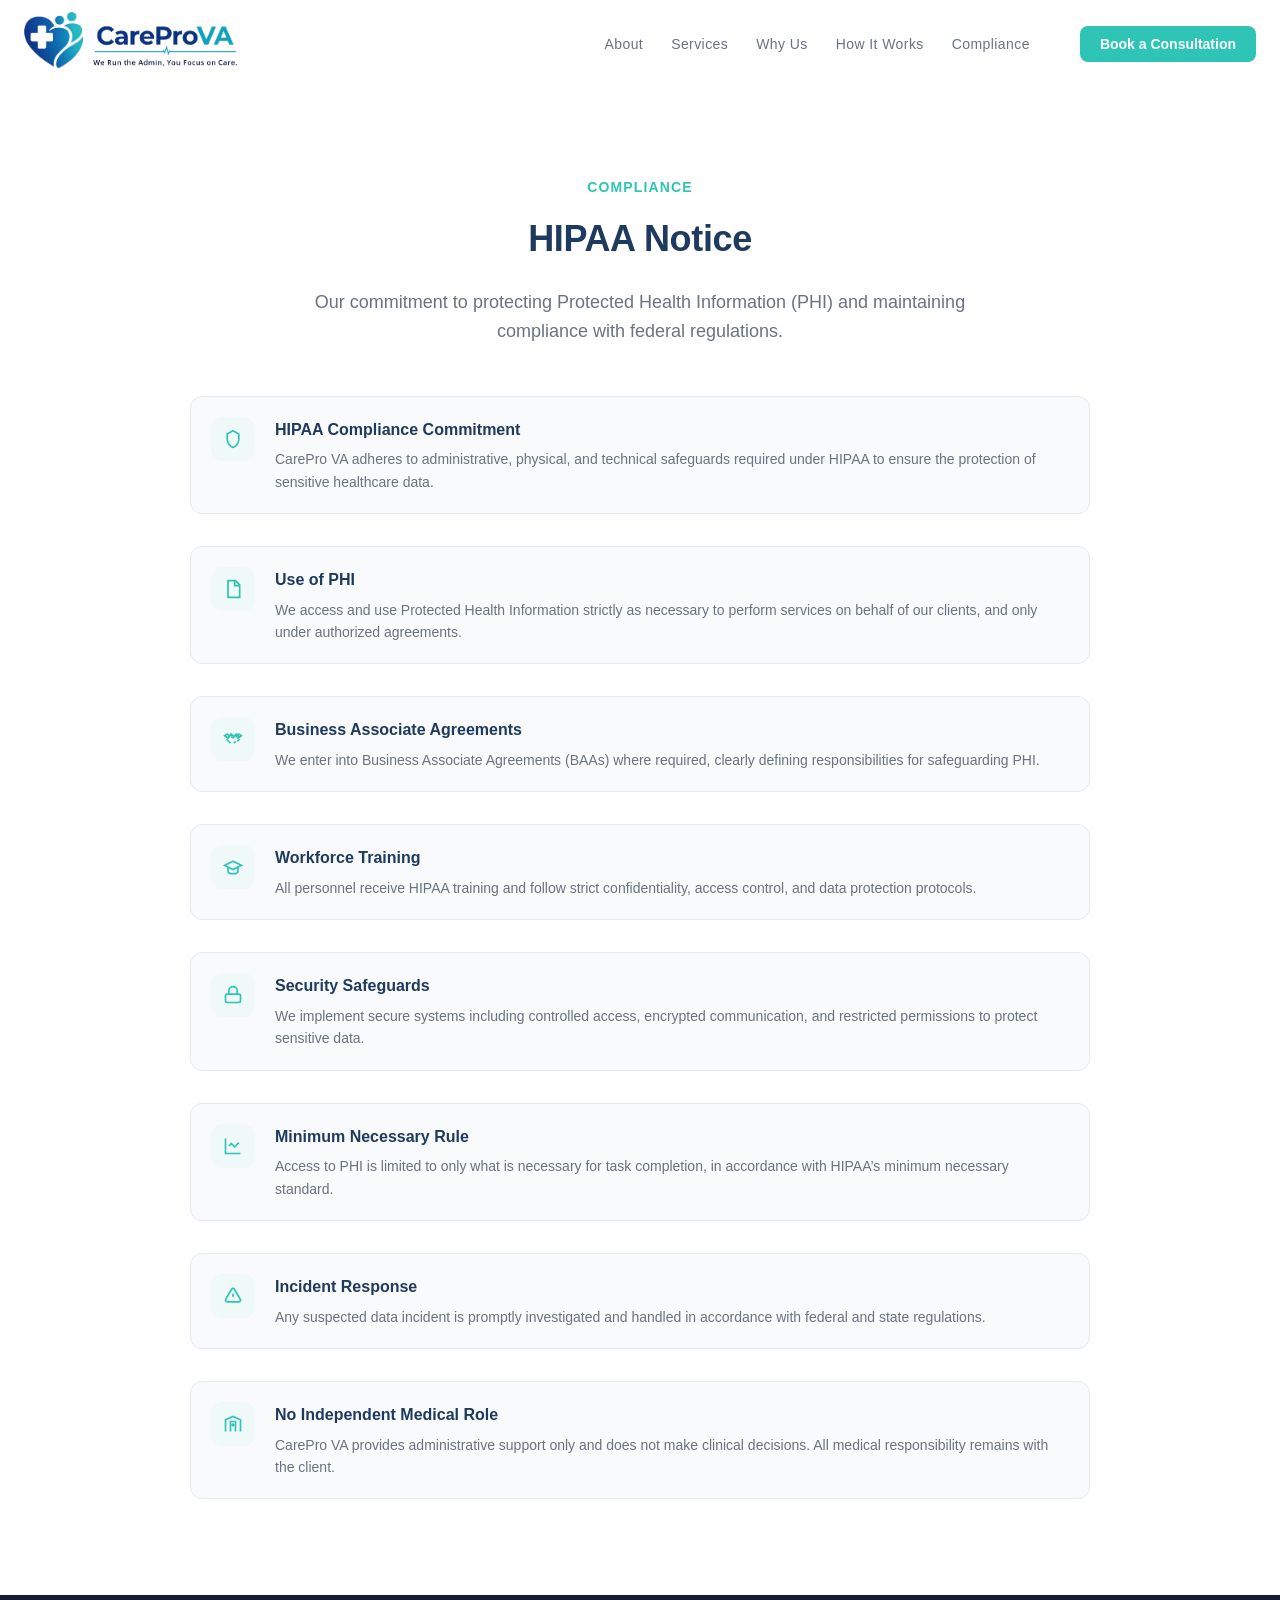
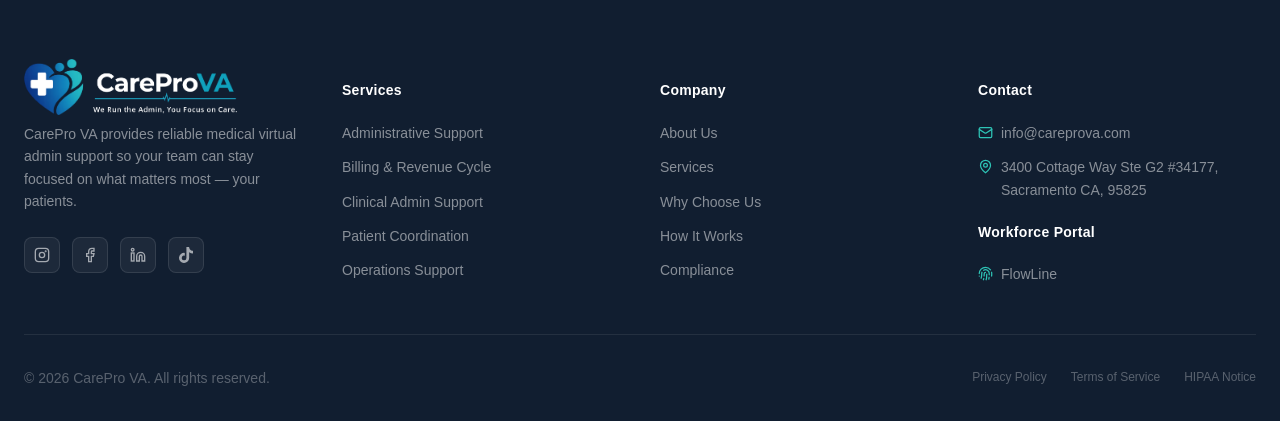
<file: public/legals/HIPAA_Notice.html>
<!DOCTYPE html>
<html lang="en">

<head>
  <meta charset="UTF-8">
  <meta name="viewport" content="width=device-width, initial-scale=1.0">
  <title>HIPAA Notice | CarePro VA</title>
  <link rel="stylesheet" href="../../style.css">
  <div id="mobileMenu" class="mobile-menu">
    <a href="#about" onclick="closeMobileMenu()">About</a>
    <a href="#services" onclick="closeMobileMenu()">Services</a>
    <a href="#why-us" onclick="closeMobileMenu()">Why Us</a>
    <a href="#how-it-works" onclick="closeMobileMenu()">How It Works</a>
    <a href="#compliance" onclick="closeMobileMenu()">Compliance</a>

    <button class="btn-primary" onclick="openModal(); closeMobileMenu();">
      Book a Consultation
    </button>
  </div>
  <style>
    header {
      position: fixed;
      top: 0;
      width: 100%;
      z-index: 9999;
      background-color: #ffffff;
      padding: 12px 0;
    }

    body {
      padding-top: 80px;
      /* match your header height */
    }

    /* NAV (keep this so your header doesn’t break) */
    header .nav a,
    header.scrolled .nav a {
      color: #6B7280 !important;
    }

    header.scrolled {
      background-color: #ffffff;
      box-shadow: 0 2px 10px rgba(0, 0, 0, 0.05);
    }

    header .nav a:hover {
      color: #2EC4B6 !important;
    }

    /* LAYOUT (keep this from your original) */
    .about-content {
      display: flex;
      gap: 40px;
    }

    .about-text {
      flex: 1;
    }

    /* REPLACED INFO-BOX STYLE → CARD STYLE */
    .info-box {
      display: flex;
      align-items: flex-start;
      gap: 20px;
      padding: 20px;
      border-radius: 12px;
      border: 1px solid #e5eaf0;
      transition: all 0.2s ease;
      width: 100%;
    }

    .info-box:hover {
      border-color: rgba(46, 196, 182, 0.3);
      background-color: #f8fcfc;
    }

    .info-box-icon {
      width: 44px;
      height: 44px;
      border-radius: 12px;
      background-color: #eff9f8;
      display: flex;
      align-items: center;
      justify-content: center;
      flex-shrink: 0;
      color: var(--primary-teal);
      font-size: 20px;
    }

    .info-box-header {
      display: flex;
      align-items: center;
      gap: 12px;
      width: 100%;
    }

    .info-box h3 {
      font-size: 16px;
      font-weight: 600;
      color: var(--text-dark);
      margin-bottom: 6px;
    }

    .info-box p {
      font-size: 14px;
      color: var(--text-gray);
      line-height: 1.6;
      font-weight: 300;
    }

    @media (max-width: 768px) {

      .nav,
      .nav-right {
        display: none;
      }

      .mobile-menu-btn {
        display: block;
        color: #1F3A5F;
      }

    }
  </style>
</head>

<body>
  <!-- Navigation -->
  <header id="header">
    <div class="header-inner">

      <!-- LEFT: LOGO -->
      <div class="logo">
        <a href="https://careprova.com/">
          <img id="logoImg" src="../for_White_BG.png" alt="CarePro VA">
        </a>
      </div>

      <!-- CENTER: NAV -->
      <nav class="nav">
        <a href="https://careprova.com/#about">About</a>
        <a href="https://careprova.com/#services">Services</a>
        <a href="https://careprova.com/#why-us">Why Us</a>
        <a href="https://careprova.com/#how-it-works">How It Works</a>
        <a href="https://careprova.com/#compliance">Compliance</a>
      </nav>

      <!-- RIGHT: CTA -->
      <div class="nav-right">
        <button class="btn-nav" onclick="openModal()">Book a Consultation</button>
      </div>

      <!-- MOBILE -->
      <button class="mobile-menu-btn" onclick="toggleMobileMenu()">
        ☰
      </button>

    </div>
  </header>

  <!-- About Section -->
  <section class="about" id="about">
    <div class="container">
      <div class="section-header">
        <div class="section-label"><strong>Compliance</strong></div>
        <h2>HIPAA Notice</h2>
        <p class="section-desc">Our commitment to protecting Protected Health Information (PHI) and maintaining
          compliance with federal regulations.
        </p>
      </div>

      <div class="about-content">
        <div class="about-text">


          <!-- CARD 1 -->
          <div class="info-box">
            <div class="info-box-icon">
              <svg xmlns="http://www.w3.org/2000/svg" viewBox="0 0 24 24" width="20" height="20" fill="none"
                stroke="currentColor" stroke-width="2">
                <path d="M12 2l7 4v6c0 5-3.5 9-7 10-3.5-1-7-5-7-10V6l7-4z" />
              </svg>
            </div>
            <div>
              <h3>HIPAA Compliance Commitment</h3>
              <p>
                CarePro VA adheres to administrative, physical, and technical safeguards required under HIPAA to
                ensure the protection of sensitive healthcare data.
              </p>
            </div>
          </div>

          <!-- CARD 2 -->
          <div class="info-box">
            <div class="info-box-icon"><svg xmlns="http://www.w3.org/2000/svg" viewBox="0 0 24 24" width="20"
                height="20" fill="none" stroke="currentColor" stroke-width="2">
                <path d="M6 2h9l5 5v15H6z" />
                <path d="M14 2v6h6" />
              </svg></div>
            <div>
              <h3>Use of PHI</h3>
              <p>
                We access and use Protected Health Information strictly as necessary to perform services on behalf of
                our clients, and only under authorized agreements.
              </p>
            </div>
          </div>

          <!-- CARD 3 -->
          <div class="info-box">
            <div class="info-box-icon"><svg xmlns="http://www.w3.org/2000/svg" viewBox="0 0 24 24" width="20"
                height="20" fill="none" stroke="currentColor" stroke-width="2">
                <path d="M6 10l4-4 3 3m0 0l3-3 4 4" />
                <path d="M10 9l2 2m0 0l2-2" />
                <path d="M4 12l3 3m13-3l-3 3" />
                <path d="M7 15l2 2m6-2l-2 2" />
                <path d="M2 8l3-2 3 3-2 2-4-3z" />
                <path d="M22 8l-3-2-3 3 2 2 4-3z" />
              </svg></div>
            <div>
              <h3>Business Associate Agreements</h3>
              <p>
                We enter into Business Associate Agreements (BAAs) where required, clearly defining responsibilities
                for safeguarding PHI.
              </p>
            </div>
          </div>

          <!-- CARD 4 -->
          <div class="info-box">
            <div class="info-box-icon"><svg xmlns="http://www.w3.org/2000/svg" viewBox="0 0 24 24" width="20"
                height="20" fill="none" stroke="currentColor" stroke-width="2">
                <path d="M22 10L12 5 2 10l10 5 10-5z" />
                <path d="M6 12v5c0 2 3 3 6 3s6-1 6-3v-5" />
              </svg></div>
            <div>
              <h3>Workforce Training</h3>
              <p>
                All personnel receive HIPAA training and follow strict confidentiality, access control, and data
                protection protocols.
              </p>
            </div>
          </div>

          <!-- CARD 5 -->
          <div class="info-box">
            <div class="info-box-icon"><svg xmlns="http://www.w3.org/2000/svg" viewBox="0 0 24 24" width="20"
                height="20" fill="none" stroke="currentColor" stroke-width="2">
                <rect x="3" y="11" width="18" height="10" rx="2" />
                <path d="M7 11V7a5 5 0 0 1 10 0v4" />
              </svg></div>
            <div>
              <h3>Security Safeguards</h3>
              <p>
                We implement secure systems including controlled access, encrypted communication, and restricted
                permissions to protect sensitive data.
              </p>
            </div>
          </div>

          <!-- CARD 6 -->
          <div class="info-box">
            <div class="info-box-icon"><svg xmlns="http://www.w3.org/2000/svg" viewBox="0 0 24 24" width="20"
                height="20" fill="none" stroke="currentColor" stroke-width="2">
                <path d="M3 3v18h18" />
                <path d="M7 12l3-3 4 4 5-5" />
              </svg></div>
            <div>
              <h3>Minimum Necessary Rule</h3>
              <p>
                Access to PHI is limited to only what is necessary for task completion, in accordance with HIPAA’s
                minimum necessary standard.
              </p>
            </div>
          </div>

          <!-- CARD 7 -->
          <div class="info-box">
            <div class="info-box-icon"><svg xmlns="http://www.w3.org/2000/svg" viewBox="0 0 24 24" width="20"
                height="20" fill="none" stroke="currentColor" stroke-width="2">
                <path d="M12 9v4" />
                <path d="M12 17h.01" />
                <path d="M10.29 3.86l-7 12A2 2 0 0 0 5 19h14a2 2 0 0 0 1.71-3.14l-7-12a2 2 0 0 0-3.42 0z" />
              </svg></div>
            <div>
              <h3>Incident Response</h3>
              <p>
                Any suspected data incident is promptly investigated and handled in accordance with federal and state
                regulations.
              </p>
            </div>
          </div>

          <!-- CARD 8 -->
          <div class="info-box">
            <div class="info-box-icon"><svg xmlns="http://www.w3.org/2000/svg" viewBox="0 0 24 24" width="20"
                height="20" fill="none" stroke="currentColor" stroke-width="2">
                <path d="M3 21V7l9-4 9 4v14" />
                <path d="M9 21V9h6v12" />
                <path d="M10 13h4" />
                <path d="M12 11v4" />
              </svg></div>
            <div>
              <h3>No Independent Medical Role</h3>
              <p>
                CarePro VA provides administrative support only and does not make clinical decisions. All medical
                responsibility remains with the client.
              </p>
            </div>
          </div>

        </div>
      </div>
    </div>
    </div>
    </div>
  </section>

  <!-- Footer -->
  <footer>
    <div class="container">
      <div class="footer-grid">
        <div class="footer-col">
          <div class="logo">
            <a href="https://careprova.com/">
              <img id="logoImg" src="../for_Black_BG.png" alt="CarePro VA">
            </a>
          </div>
          <p class="footer-desc">
            CarePro VA provides reliable medical virtual admin support so your team can
            stay focused on what matters most — your patients.
          </p>

          <div class="social-links">

            <!-- Instagram -->
            <a href="https://www.instagram.com/careprova" target="_blank" rel="noopener noreferrer" class="social-link">
              <svg viewBox="0 0 24 24" width="16" height="16" fill="none" stroke="currentColor" stroke-width="2">
                <rect width="20" height="20" x="2" y="2" rx="5"></rect>
                <circle cx="12" cy="12" r="4"></circle>
                <circle cx="17.5" cy="6.5" r="0.5" fill="currentColor"></circle>
              </svg>
            </a>

            <!-- Facebook -->
            <a href="https://www.facebook.com/careprova" target="_blank" rel="noopener noreferrer" class="social-link">
              <svg viewBox="0 0 24 24" width="16" height="16" fill="none" stroke="currentColor" stroke-width="2">
                <path d="M18 2h-3a5 5 0 0 0-5 5v3H7v4h3v8h4v-8h3l1-4h-4V7a1 1 0 0 1 1-1h3z" />
              </svg>
            </a>

            <!-- LinkedIn -->
            <a href="https://www.linkedin.com/in/carepro-va-526424403/" target="_blank" rel="noopener noreferrer"
              class="social-link">
              <svg viewBox="0 0 24 24" width="16" height="16" fill="none" stroke="currentColor" stroke-width="2">
                <path d="M16 8a6 6 0 0 1 6 6v7h-4v-7a2 2 0 0 0-2-2 2 2 0 0 0-2 2v7h-4v-7a6 6 0 0 1 6-6z" />
                <rect x="2" y="9" width="4" height="12" />
                <circle cx="4" cy="4" r="2" />
              </svg>
            </a>

            <!-- TikTok (fixed to match style) -->
            <a href="https://www.tiktok.com/@careprova" target="_blank" rel="noopener noreferrer" class="social-link">
              <svg viewBox="0 0 448 512" width="16" height="16" fill="currentColor">
                <path
                  d="M448,209.91a210.06,210.06,0,0,1-122.77-39.25V349.38A162.55,162.55,0,1,1,185,188.31V278.2a74.62,74.62,0,1,0,52.23,71.18V0l88,0a121.18,121.18,0,0,0,1.86,22.17A122.18,122.18,0,0,0,381,102.39a121.43,121.43,0,0,0,67,20.14Z" />
              </svg>
            </a>

          </div>
        </div>

        <div class="footer-col">
          <h4>Services</h4>
          <div class="footer-links">
            <a href="https://careprova.com/#services">Administrative Support</a>
            <a href="https://careprova.com/#services">Billing & Revenue Cycle</a>
            <a href="https://careprova.com/#services">Clinical Admin Support</a>
            <a href="https://careprova.com/#services">Patient Coordination</a>
            <a href="https://careprova.com/#services">Operations Support</a>
          </div>
        </div>

        <div class="footer-col">
          <h4>Company</h4>
          <div class="footer-links">
            <a href="https://careprova.com/#about">About Us</a>
            <a href="https://careprova.com/#services">Services</a>
            <a href="https://careprova.com/#why-us">Why Choose Us</a>
            <a href="https://careprova.com/#how-it-works">How It Works</a>
            <a href="https://careprova.com/#compliance">Compliance</a>
          </div>
        </div>

        <div class="footer-col">
          <h4>Contact</h4>

          <div class="footer-links">

            <!-- EMAIL -->
            <div class="footer-item">
              <svg xmlns="http://www.w3.org/2000/svg" width="15" height="15" viewBox="0 0 24 24" fill="none"
                stroke="currentColor" stroke-width="2" stroke-linecap="round" stroke-linejoin="round"
                class="lucide lucide-mail">
                <rect width="20" height="16" x="2" y="4" rx="2"></rect>
                <path d="m22 7-8.97 5.7a1.94 1.94 0 0 1-2.06 0L2 7"></path>
              </svg>

              <a href="mailto:info@careprova.com">info@careprova.com</a>
            </div>

            <!-- ADDRESS -->
            <div class="footer-item">
              <svg xmlns="http://www.w3.org/2000/svg" width="15" height="15" viewBox="0 0 24 24" fill="none"
                stroke="currentColor" stroke-width="2" stroke-linecap="round" stroke-linejoin="round"
                class="lucide lucide-map-pin">
                <path d="M20 10c0 6-8 12-8 12s-8-6-8-12a8 8 0 0 1 16 0Z"></path>
                <circle cx="12" cy="10" r="3"></circle>
              </svg>

              <p class="footer-address">
                3400 Cottage Way Ste G2 #34177, Sacramento CA, 95825
              </p>
            </div>
          </div>

          <h4 class="workforce-title">Workforce Portal</h4>

          <div class="footer-links">

            <!-- FLOWLINE -->
            <div class="footer-item">
              <svg xmlns="http://www.w3.org/2000/svg" width="15" height="15" viewBox="0 0 24 24" fill="none"
                stroke="currentColor" stroke-width="2" stroke-linecap="round" stroke-linejoin="round"
                class="lucide lucide-fingerprint text-[#2EC4B6]">
                <path d="M2 12C2 6.5 6.5 2 12 2a10 10 0 0 1 8 4"></path>
                <path d="M5 19.5C5.5 18 6 15 6 12c0-.7.12-1.37.34-2"></path>
                <path d="M17.29 21.02c.12-.6.43-2.3.5-3.02"></path>
                <path d="M12 10a2 2 0 0 0-2 2c0 1.02-.1 2.51-.26 4"></path>
                <path d="M8.65 22c.21-.66.45-1.32.57-2"></path>
                <path d="M14 13.12c0 2.38 0 6.38-1 8.88"></path>
                <path d="M2 16h.01"></path>
                <path d="M21.8 16c.2-2 .131-5.354 0-6"></path>
                <path d="M9 6.8a6 6 0 0 1 9 5.2c0 .47 0 1.17-.02 2"></path>
              </svg>

              <a id="flowline-link" href="#" target="_blank" rel="noopener noreferrer">FlowLine</a>
            </div>
          </div>
        </div>
      </div>

      <div class="footer-bottom">
        <p class="footer-copy">&copy; 2026 CarePro VA. All rights reserved.</p>
        <div class="footer-legal">
          <a href="/public/legals/Privacy_Policy.html">Privacy Policy</a>
          <a href="/public/legals/Terms_of_Service.html">Terms of Service</a>
          <a href="/public/legals/HIPAA_Notice.html">HIPAA Notice</a>
        </div>
      </div>
    </div>
  </footer>

  <!-- Contact Modal -->
  <div class="modal-overlay" id="contactModal">
    <div class="modal-content" onclick="event.stopPropagation()">
      <div class="modal-header">
        <h2>Get in Touch</h2>
        <button class="modal-close" onclick="closeModal()">✕</button>
      </div>
      <div class="modal-body">
        <form id="contactForm" onsubmit="handleFormSubmit(event)">
          <div class="form-group">
            <label for="name" class="form-label">Full Name</label>
            <input type="text" id="name" name="name" class="form-input" placeholder="John Doe" required>
          </div>

          <div class="form-group">
            <label for="email" class="form-label">Email Address</label>
            <input type="email" id="email" name="email" class="form-input" placeholder="your@email.com" required>
          </div>

          <div class="form-group">
            <label for="subject" class="form-label">Subject</label>
            <input type="text" id="subject" name="subject" class="form-input" placeholder="Consultation Request"
              required>
          </div>

          <div class="form-group">
            <label for="body" class="form-label">Message</label>
            <textarea id="body" name="body" class="form-textarea"
              placeholder="Tell us about your practice and administrative challenges..." required></textarea>
          </div>

          <div class="form-buttons">
            <button type="button" class="btn-cancel" onclick="closeModal()">Cancel</button>
            <button type="submit" class="btn-submit" id="submitBtn">Send Message</button>
          </div>
        </form>
      </div>
    </div>
  </div>

  <script src="../../script.js"></script>
  <script>
    fetch("https://docs.google.com/spreadsheets/d/e/2PACX-1vRV1ilusCg_uZU8cNkuwH0hCGX62NxaH0JDFU9Lbr1uK5jzWq6L1MsWLPa9Oo4QteIwPNbxY2mJl5tS/pub?gid=0&single=true&output=csv")
      .then(res => res.text())
      .then(csv => {
        const rows = csv.split("\n");
        const a2 = rows[1]?.split(",")[0]; // A2 cell
        const cleanUrl = a2?.replace(/"/g, "").trim();

        if (cleanUrl) {
          document.getElementById("flowline-link").href = cleanUrl;
        }
      })
      .catch(err => console.error("Error fetching sheet:", err));
  </script>
</body>

</html>
</file>
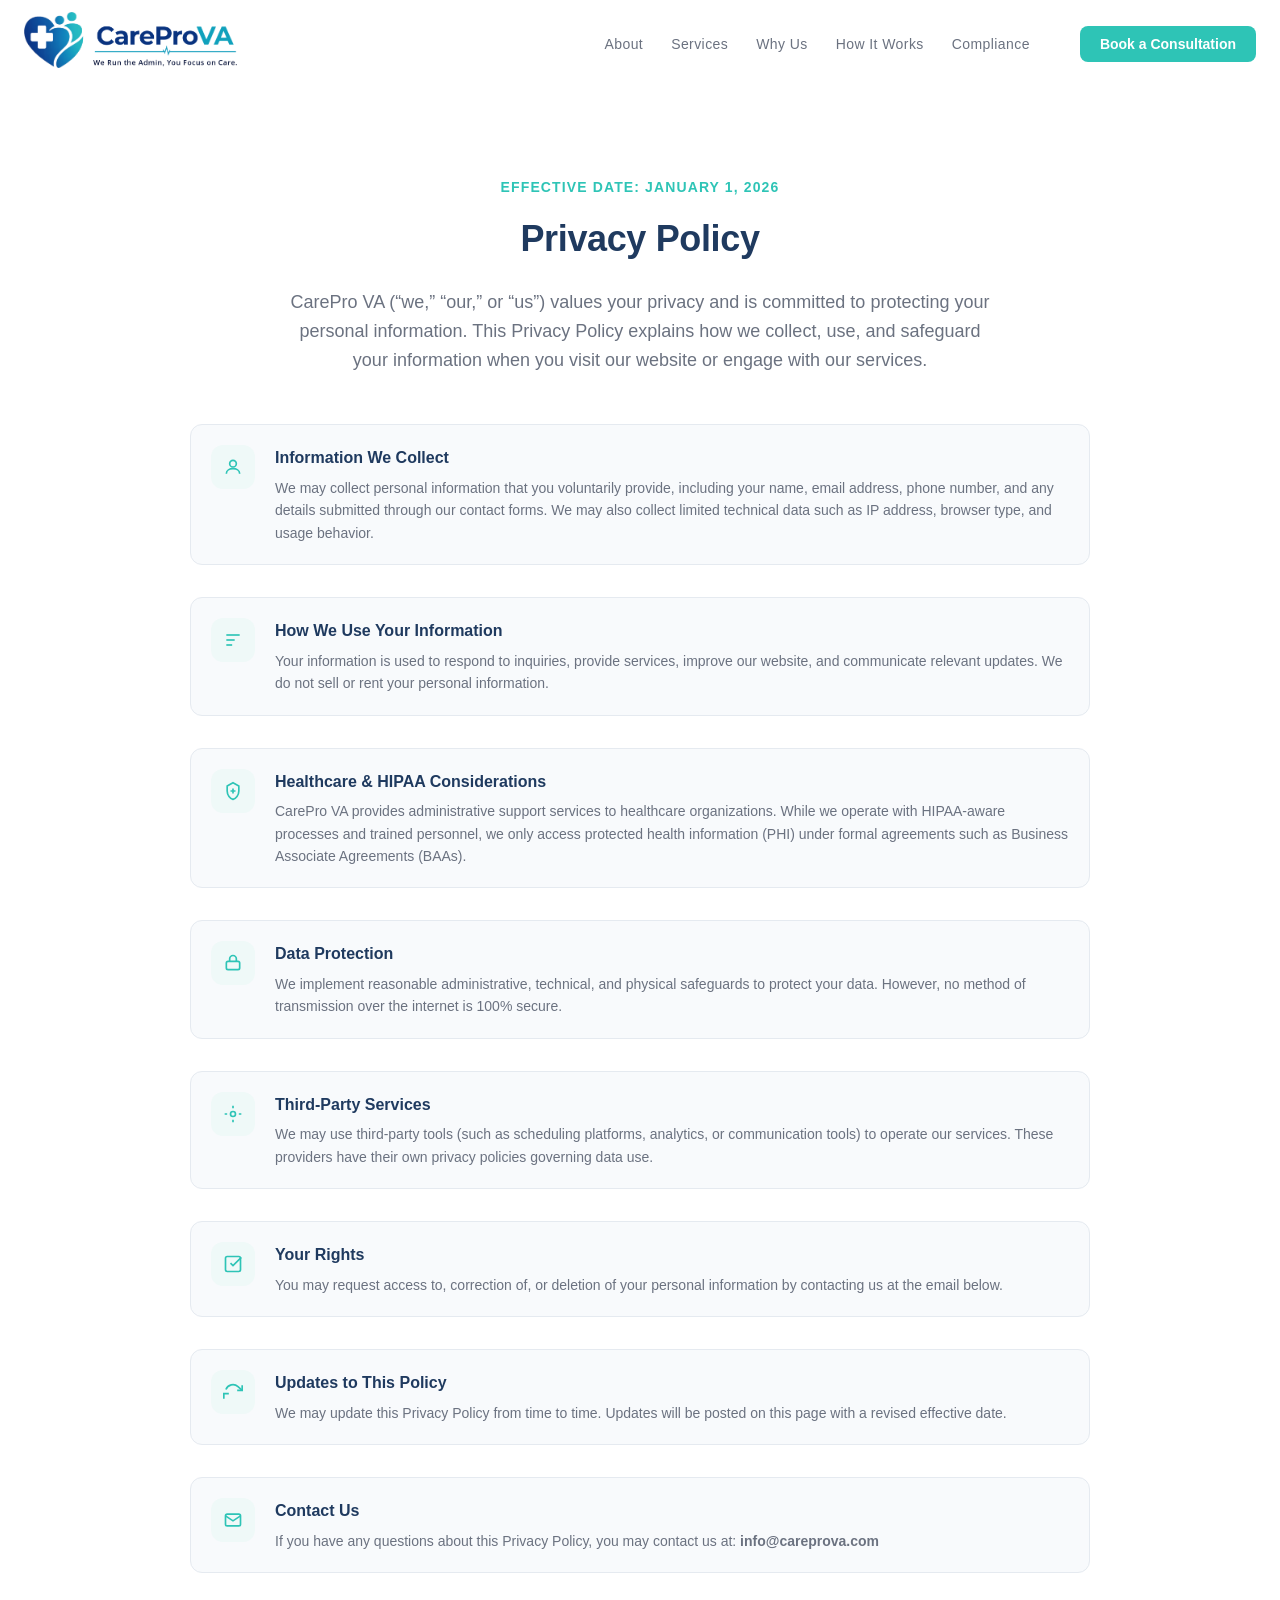
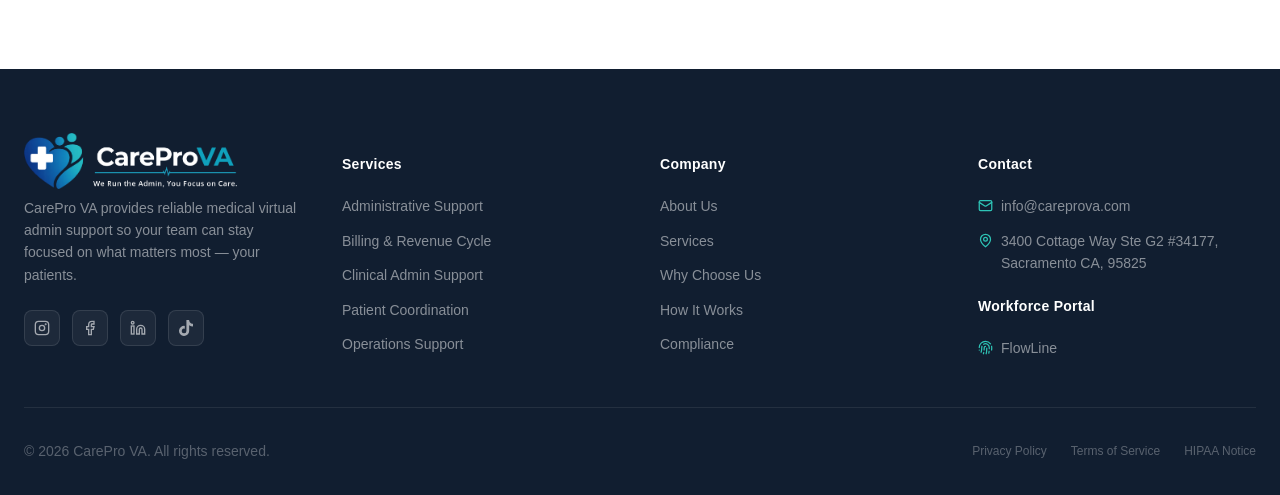
<file: public/legals/Privacy_Policy.html>
<!DOCTYPE html>
<html lang="en">

<head>
    <meta charset="UTF-8">
    <meta name="viewport" content="width=device-width, initial-scale=1.0">
    <title>Privacy Policy | CarePro VA</title>
    <link rel="stylesheet" href="../../style.css">
    <div id="mobileMenu" class="mobile-menu">
        <a href="#about" onclick="closeMobileMenu()">About</a>
        <a href="#services" onclick="closeMobileMenu()">Services</a>
        <a href="#why-us" onclick="closeMobileMenu()">Why Us</a>
        <a href="#how-it-works" onclick="closeMobileMenu()">How It Works</a>
        <a href="#compliance" onclick="closeMobileMenu()">Compliance</a>

        <button class="btn-primary" onclick="openModal(); closeMobileMenu();">
            Book a Consultation
        </button>
    </div>
    <style>
        header {
            position: fixed;
            top: 0;
            width: 100%;
            z-index: 9999;
            background-color: #ffffff;
            padding: 12px 0;
        }

        body {
            padding-top: 80px;
            /* match your header height */
        }

        /* NAV (keep this so your header doesn’t break) */
        header .nav a,
        header.scrolled .nav a {
            color: #6B7280 !important;
        }

        header.scrolled {
            background-color: #ffffff;
            box-shadow: 0 2px 10px rgba(0, 0, 0, 0.05);
        }

        header .nav a:hover {
            color: #2EC4B6 !important;
        }

        /* LAYOUT (keep this from your original) */
        .about-content {
            display: flex;
            gap: 40px;
        }

        .about-text {
            flex: 1;
        }

        /* REPLACED INFO-BOX STYLE → CARD STYLE */
        .info-box {
            display: flex;
            align-items: flex-start;
            gap: 20px;
            padding: 20px;
            border-radius: 12px;
            border: 1px solid #e5eaf0;
            transition: all 0.2s ease;
            width: 100%;
        }

        .info-box:hover {
            border-color: rgba(46, 196, 182, 0.3);
            background-color: #f8fcfc;
        }

        .info-box-icon {
            width: 44px;
            height: 44px;
            border-radius: 12px;
            background-color: #eff9f8;
            display: flex;
            align-items: center;
            justify-content: center;
            flex-shrink: 0;
            color: var(--primary-teal);
            font-size: 20px;
        }

        .info-box-header {
            display: flex;
            align-items: center;
            gap: 12px;
            width: 100%;
        }

        .info-box h3 {
            font-size: 16px;
            font-weight: 600;
            color: var(--text-dark);
            margin-bottom: 6px;
        }

        .info-box p {
            font-size: 14px;
            color: var(--text-gray);
            line-height: 1.6;
            font-weight: 300;
        }

        @media (max-width: 768px) {

            .nav,
            .nav-right {
                display: none;
            }

            .mobile-menu-btn {
                display: block;
                color: #1F3A5F;
            }

        }
    </style>
</head>

<body>
    <!-- Navigation -->
    <header id="header">
        <div class="header-inner">

            <!-- LEFT: LOGO -->
            <div class="logo">
                <a href="https://careprova.com/">
                    <img id="logoImg" src="../for_White_BG.png" alt="CarePro VA">
                </a>
            </div>

            <!-- CENTER: NAV -->
            <nav class="nav">
                <a href="https://careprova.com/#about">About</a>
                <a href="https://careprova.com/#services">Services</a>
                <a href="https://careprova.com/#why-us">Why Us</a>
                <a href="https://careprova.com/#how-it-works">How It Works</a>
                <a href="https://careprova.com/#compliance">Compliance</a>
            </nav>

            <!-- RIGHT: CTA -->
            <div class="nav-right">
                <button class="btn-nav" onclick="openModal()">Book a Consultation</button>
            </div>

            <!-- MOBILE -->
            <button class="mobile-menu-btn" onclick="toggleMobileMenu()">
                ☰
            </button>

        </div>
    </header>

    <!-- About Section -->
    <section class="about" id="about">
        <div class="container">
            <div class="section-header">
                <div class="section-label"><strong>Effective Date:</strong> January 1, 2026</div>
                <h2>Privacy Policy</h2>
                <p class="section-desc">CarePro VA (“we,” “our,” or “us”) values your privacy and is committed to
                    protecting
                    your personal information. This Privacy Policy explains how we collect, use, and safeguard
                    your information when you visit our website or engage with our services.</p>
            </div>

            <div class="about-content">
                <div class="about-text">

                    <div class="info-box">
                        <div class="info-box-icon">
                            <svg xmlns="http://www.w3.org/2000/svg" width="20" height="20" viewBox="0 0 24 24"
                                fill="none" stroke="currentColor" stroke-width="2">
                                <circle cx="12" cy="8" r="4" />
                                <path d="M4 20c0-4 4-6 8-6s8 2 8 6" />
                            </svg>
                        </div>
                        <div>
                            <h3>Information We Collect</h3>
                            <p>
                                We may collect personal information that you voluntarily provide, including your name,
                                email address, phone number, and any details submitted through our contact forms.
                                We may also collect limited technical data such as IP address, browser type, and usage
                                behavior.
                            </p>
                        </div>
                    </div>

                    <div class="info-box">
                        <div class="info-box-icon">
                            <svg xmlns="http://www.w3.org/2000/svg" width="20" height="20" viewBox="0 0 24 24"
                                fill="none" stroke="currentColor" stroke-width="2">
                                <path d="M4 6h16" />
                                <path d="M4 12h10" />
                                <path d="M4 18h7" />
                            </svg>
                        </div>
                        <div>
                            <h3>How We Use Your Information</h3>
                            <p>
                                Your information is used to respond to inquiries, provide services, improve our website,
                                and communicate relevant updates. We do not sell or rent your personal information.
                            </p>
                        </div>
                    </div>

                    <div class="info-box">
                        <div class="info-box-icon">
                            <svg xmlns="http://www.w3.org/2000/svg" width="20" height="20" viewBox="0 0 24 24"
                                fill="none" stroke="currentColor" stroke-width="2">
                                <path d="M12 2l7 4v6c0 5-3.5 9-7 10-3.5-1-7-5-7-10V6l7-4z" />
                                <path d="M12 9v6M9 12h6" />
                            </svg>
                        </div>
                        <div>
                            <h3>Healthcare & HIPAA Considerations</h3>
                            <p>
                                CarePro VA provides administrative support services to healthcare organizations.
                                While we operate with HIPAA-aware processes and trained personnel, we only access
                                protected health information (PHI) under formal agreements such as Business Associate
                                Agreements (BAAs).
                            </p>
                        </div>
                    </div>

                    <div class="info-box">
                        <div class="info-box-icon">
                            <svg xmlns="http://www.w3.org/2000/svg" width="20" height="20" viewBox="0 0 24 24"
                                fill="none" stroke="currentColor" stroke-width="2">
                                <rect x="4" y="10" width="16" height="10" rx="2" />
                                <path d="M8 10V7a4 4 0 0 1 8 0v3" />
                            </svg>
                        </div>
                        <div>
                            <h3>Data Protection</h3>
                            <p>
                                We implement reasonable administrative, technical, and physical safeguards to protect
                                your
                                data. However, no method of transmission over the internet is 100% secure.
                            </p>
                        </div>
                    </div>

                    <div class="info-box">
                        <div class="info-box-icon">
                            <svg xmlns="http://www.w3.org/2000/svg" width="20" height="20" viewBox="0 0 24 24"
                                fill="none" stroke="currentColor" stroke-width="2">
                                <circle cx="12" cy="12" r="3" />
                                <path d="M12 2v3M12 19v3M2 12h3M19 12h3" />
                            </svg>
                        </div>
                        <div>
                            <h3>Third-Party Services</h3>
                            <p>
                                We may use third-party tools (such as scheduling platforms, analytics, or communication
                                tools) to operate our services. These providers have their own privacy policies
                                governing data use.
                            </p>
                        </div>
                    </div>

                    <div class="info-box">
                        <div class="info-box-icon">
                            <svg xmlns="http://www.w3.org/2000/svg" width="20" height="20" viewBox="0 0 24 24"
                                fill="none" stroke="currentColor" stroke-width="2">
                                <path d="M9 11l3 3L22 4" />
                                <rect x="3" y="3" width="18" height="18" rx="2" />
                            </svg>
                        </div>
                        <div>
                            <h3>Your Rights</h3>
                            <p>
                                You may request access to, correction of, or deletion of your personal information
                                by contacting us at the email below.
                            </p>
                        </div>
                    </div>

                    <div class="info-box">
                        <div class="info-box-icon">
                            <svg xmlns="http://www.w3.org/2000/svg" width="20" height="20" viewBox="0 0 24 24"
                                fill="none" stroke="currentColor" stroke-width="2">
                                <path d="M23 4v6h-6" />
                                <path d="M1 20v-6h6" />
                                <path d="M3.5 9a9 9 0 0 1 14.5-3.5L23 10" />
                            </svg>
                        </div>
                        <div>
                            <h3>Updates to This Policy</h3>
                            <p>
                                We may update this Privacy Policy from time to time. Updates will be posted on this page
                                with a revised effective date.
                            </p>
                        </div>
                    </div>

                    <div class="info-box">
                        <div class="info-box-icon">
                            <svg xmlns="http://www.w3.org/2000/svg" width="20" height="20" viewBox="0 0 24 24"
                                fill="none" stroke="currentColor" stroke-width="2">
                                <rect x="3" y="5" width="18" height="14" rx="2" />
                                <path d="M3 7l9 6 9-6" />
                            </svg>
                        </div>
                        <div>
                            <h3>Contact Us</h3>
                            <p>
                                If you have any questions about this Privacy Policy, you may contact us at:
                                <strong>info@careprova.com</strong>
                            </p>
                        </div>
                    </div>
                </div>
            </div>
        </div>
    </section>

    <!-- Footer -->
    <footer>
        <div class="container">
            <div class="footer-grid">
                <div class="footer-col">
                    <div class="logo">
                        <a href="https://careprova.com/">
                            <img id="logoImg" src="../for_Black_BG.png" alt="CarePro VA">
                        </a>
                    </div>
                    <p class="footer-desc">
                        CarePro VA provides reliable medical virtual admin support so your team can
                        stay focused on what matters most — your patients.
                    </p>

                    <div class="social-links">

                        <!-- Instagram -->
                        <a href="https://www.instagram.com/careprova" target="_blank" rel="noopener noreferrer"
                            class="social-link">
                            <svg viewBox="0 0 24 24" width="16" height="16" fill="none" stroke="currentColor"
                                stroke-width="2">
                                <rect width="20" height="20" x="2" y="2" rx="5"></rect>
                                <circle cx="12" cy="12" r="4"></circle>
                                <circle cx="17.5" cy="6.5" r="0.5" fill="currentColor"></circle>
                            </svg>
                        </a>

                        <!-- Facebook -->
                        <a href="https://www.facebook.com/careprova" target="_blank" rel="noopener noreferrer"
                            class="social-link">
                            <svg viewBox="0 0 24 24" width="16" height="16" fill="none" stroke="currentColor"
                                stroke-width="2">
                                <path d="M18 2h-3a5 5 0 0 0-5 5v3H7v4h3v8h4v-8h3l1-4h-4V7a1 1 0 0 1 1-1h3z" />
                            </svg>
                        </a>

                        <!-- LinkedIn -->
                        <a href="https://www.linkedin.com/in/carepro-va-526424403/" target="_blank"
                            rel="noopener noreferrer" class="social-link">
                            <svg viewBox="0 0 24 24" width="16" height="16" fill="none" stroke="currentColor"
                                stroke-width="2">
                                <path
                                    d="M16 8a6 6 0 0 1 6 6v7h-4v-7a2 2 0 0 0-2-2 2 2 0 0 0-2 2v7h-4v-7a6 6 0 0 1 6-6z" />
                                <rect x="2" y="9" width="4" height="12" />
                                <circle cx="4" cy="4" r="2" />
                            </svg>
                        </a>

                        <!-- TikTok (fixed to match style) -->
                        <a href="https://www.tiktok.com/@careprova" target="_blank" rel="noopener noreferrer"
                            class="social-link">
                            <svg viewBox="0 0 448 512" width="16" height="16" fill="currentColor">
                                <path
                                    d="M448,209.91a210.06,210.06,0,0,1-122.77-39.25V349.38A162.55,162.55,0,1,1,185,188.31V278.2a74.62,74.62,0,1,0,52.23,71.18V0l88,0a121.18,121.18,0,0,0,1.86,22.17A122.18,122.18,0,0,0,381,102.39a121.43,121.43,0,0,0,67,20.14Z" />
                            </svg>
                        </a>

                    </div>
                </div>

                <div class="footer-col">
                    <h4>Services</h4>
                    <div class="footer-links">
                        <a href="https://careprova.com/#services">Administrative Support</a>
                        <a href="https://careprova.com/#services">Billing & Revenue Cycle</a>
                        <a href="https://careprova.com/#services">Clinical Admin Support</a>
                        <a href="https://careprova.com/#services">Patient Coordination</a>
                        <a href="https://careprova.com/#services">Operations Support</a>
                    </div>
                </div>

                <div class="footer-col">
                    <h4>Company</h4>
                    <div class="footer-links">
                        <a href="https://careprova.com/#about">About Us</a>
                        <a href="https://careprova.com/#services">Services</a>
                        <a href="https://careprova.com/#why-us">Why Choose Us</a>
                        <a href="https://careprova.com/#how-it-works">How It Works</a>
                        <a href="https://careprova.com/#compliance">Compliance</a>
                    </div>
                </div>

                <div class="footer-col">
                    <h4>Contact</h4>

                    <div class="footer-links">

                        <!-- EMAIL -->
                        <div class="footer-item">
                            <svg xmlns="http://www.w3.org/2000/svg" width="15" height="15" viewBox="0 0 24 24"
                                fill="none" stroke="currentColor" stroke-width="2" stroke-linecap="round"
                                stroke-linejoin="round" class="lucide lucide-mail">
                                <rect width="20" height="16" x="2" y="4" rx="2"></rect>
                                <path d="m22 7-8.97 5.7a1.94 1.94 0 0 1-2.06 0L2 7"></path>
                            </svg>

                            <a href="mailto:info@careprova.com">info@careprova.com</a>
                        </div>

                        <!-- ADDRESS -->
                        <div class="footer-item">
                            <svg xmlns="http://www.w3.org/2000/svg" width="15" height="15" viewBox="0 0 24 24"
                                fill="none" stroke="currentColor" stroke-width="2" stroke-linecap="round"
                                stroke-linejoin="round" class="lucide lucide-map-pin">
                                <path d="M20 10c0 6-8 12-8 12s-8-6-8-12a8 8 0 0 1 16 0Z"></path>
                                <circle cx="12" cy="10" r="3"></circle>
                            </svg>

                            <p class="footer-address">
                                3400 Cottage Way Ste G2 #34177, Sacramento CA, 95825
                            </p>
                        </div>
                    </div>

                    <h4 class="workforce-title">Workforce Portal</h4>

                    <div class="footer-links">

                        <!-- FLOWLINE -->
                        <div class="footer-item">
                            <svg xmlns="http://www.w3.org/2000/svg" width="15" height="15" viewBox="0 0 24 24"
                                fill="none" stroke="currentColor" stroke-width="2" stroke-linecap="round"
                                stroke-linejoin="round" class="lucide lucide-fingerprint text-[#2EC4B6]">
                                <path d="M2 12C2 6.5 6.5 2 12 2a10 10 0 0 1 8 4"></path>
                                <path d="M5 19.5C5.5 18 6 15 6 12c0-.7.12-1.37.34-2"></path>
                                <path d="M17.29 21.02c.12-.6.43-2.3.5-3.02"></path>
                                <path d="M12 10a2 2 0 0 0-2 2c0 1.02-.1 2.51-.26 4"></path>
                                <path d="M8.65 22c.21-.66.45-1.32.57-2"></path>
                                <path d="M14 13.12c0 2.38 0 6.38-1 8.88"></path>
                                <path d="M2 16h.01"></path>
                                <path d="M21.8 16c.2-2 .131-5.354 0-6"></path>
                                <path d="M9 6.8a6 6 0 0 1 9 5.2c0 .47 0 1.17-.02 2"></path>
                            </svg>

                            <a id="flowline-link" href="#" target="_blank" rel="noopener noreferrer">FlowLine</a>
                        </div>
                    </div>
                </div>
            </div>

            <div class="footer-bottom">
                <p class="footer-copy">&copy; 2026 CarePro VA. All rights reserved.</p>
                <div class="footer-legal">
                    <a href="/public/legals/Privacy_Policy.html">Privacy Policy</a>
                    <a href="/public/legals/Terms_of_Service.html">Terms of Service</a>
                    <a href="/public/legals/HIPAA_Notice.html">HIPAA Notice</a>
                </div>
            </div>
        </div>
    </footer>

    <!-- Contact Modal -->
    <div class="modal-overlay" id="contactModal">
        <div class="modal-content" onclick="event.stopPropagation()">
            <div class="modal-header">
                <h2>Get in Touch</h2>
                <button class="modal-close" onclick="closeModal()">✕</button>
            </div>
            <div class="modal-body">
                <form id="contactForm" onsubmit="handleFormSubmit(event)">
                    <div class="form-group">
                        <label for="name" class="form-label">Full Name</label>
                        <input type="text" id="name" name="name" class="form-input" placeholder="John Doe" required>
                    </div>

                    <div class="form-group">
                        <label for="email" class="form-label">Email Address</label>
                        <input type="email" id="email" name="email" class="form-input" placeholder="your@email.com"
                            required>
                    </div>

                    <div class="form-group">
                        <label for="subject" class="form-label">Subject</label>
                        <input type="text" id="subject" name="subject" class="form-input"
                            placeholder="Consultation Request" required>
                    </div>

                    <div class="form-group">
                        <label for="body" class="form-label">Message</label>
                        <textarea id="body" name="body" class="form-textarea"
                            placeholder="Tell us about your practice and administrative challenges..."
                            required></textarea>
                    </div>

                    <div class="form-buttons">
                        <button type="button" class="btn-cancel" onclick="closeModal()">Cancel</button>
                        <button type="submit" class="btn-submit" id="submitBtn">Send Message</button>
                    </div>
                </form>
            </div>
        </div>
    </div>

    <script src="../../script.js"></script>
    <script>
        fetch("https://docs.google.com/spreadsheets/d/e/2PACX-1vRV1ilusCg_uZU8cNkuwH0hCGX62NxaH0JDFU9Lbr1uK5jzWq6L1MsWLPa9Oo4QteIwPNbxY2mJl5tS/pub?gid=0&single=true&output=csv")
            .then(res => res.text())
            .then(csv => {
                const rows = csv.split("\n");
                const a2 = rows[1]?.split(",")[0]; // A2 cell
                const cleanUrl = a2?.replace(/"/g, "").trim();

                if (cleanUrl) {
                    document.getElementById("flowline-link").href = cleanUrl;
                }
            })
            .catch(err => console.error("Error fetching sheet:", err));
    </script>
</body>

</html>
</file>
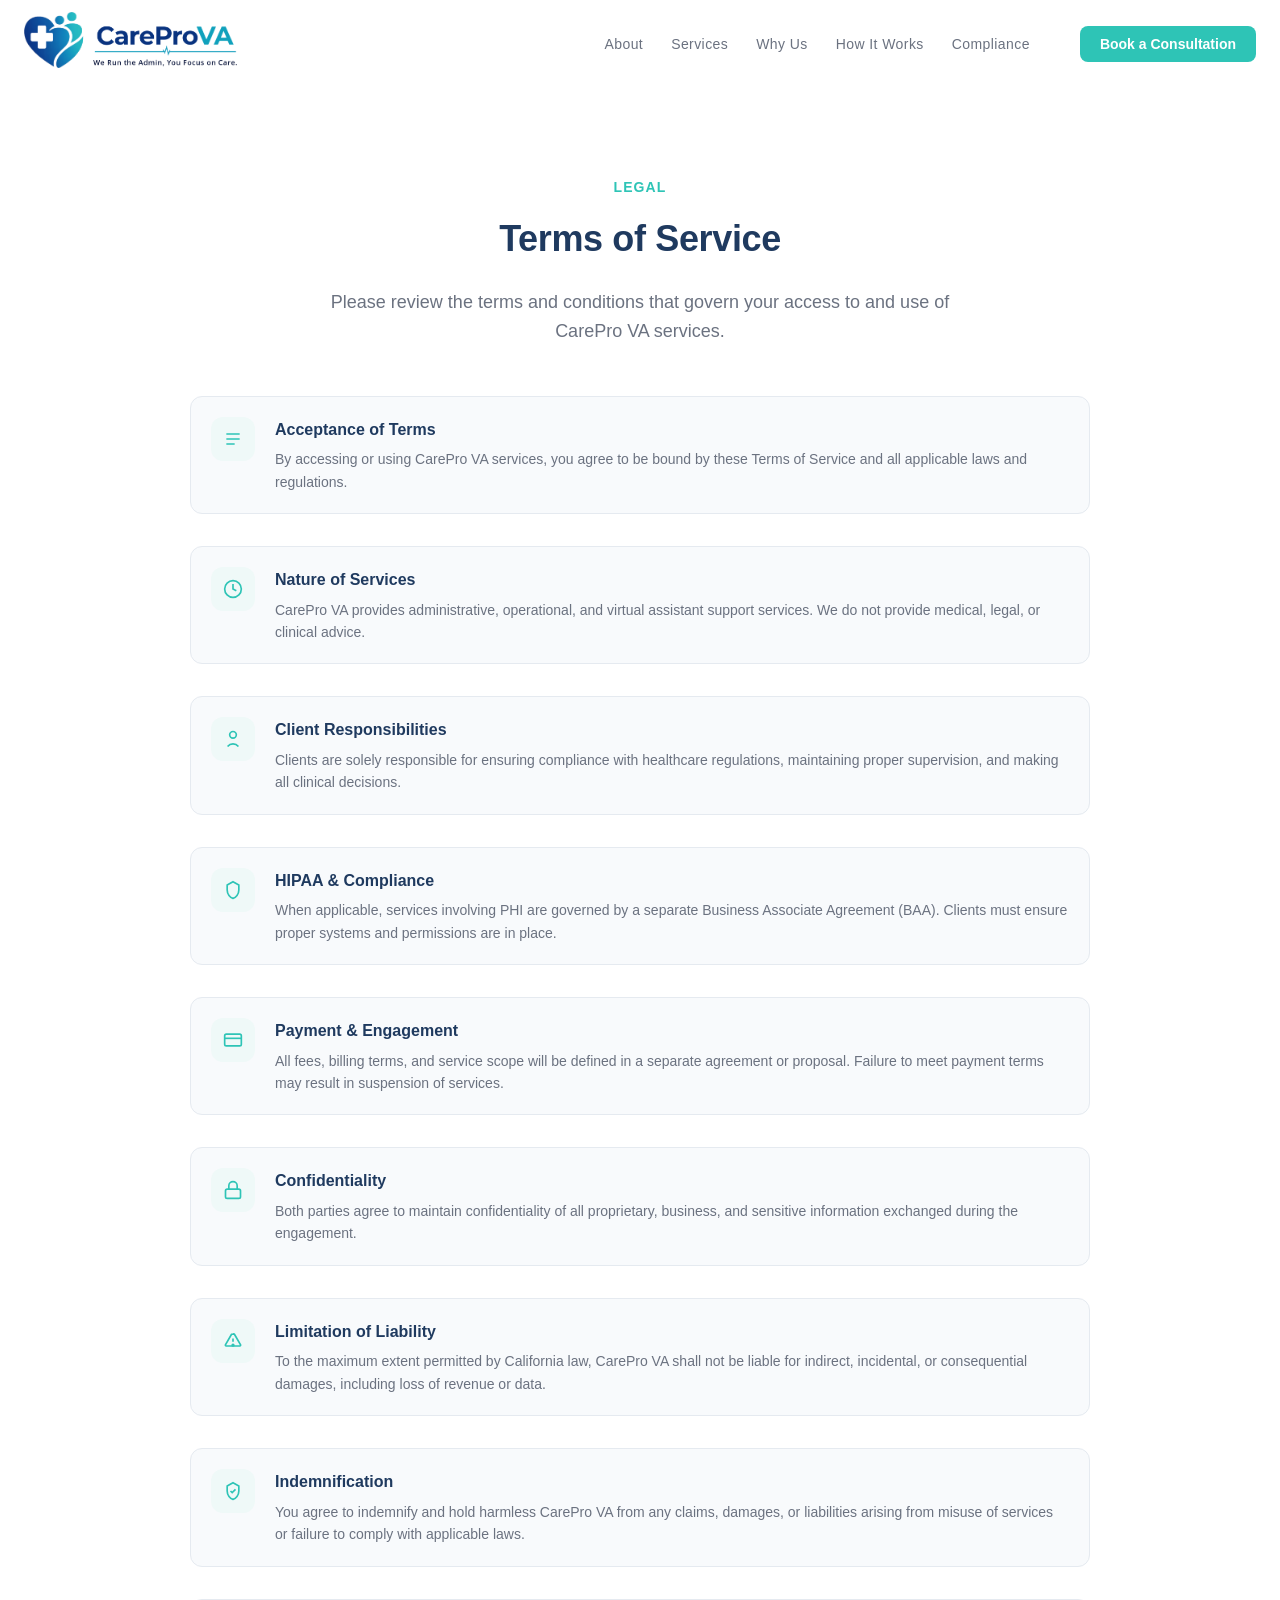
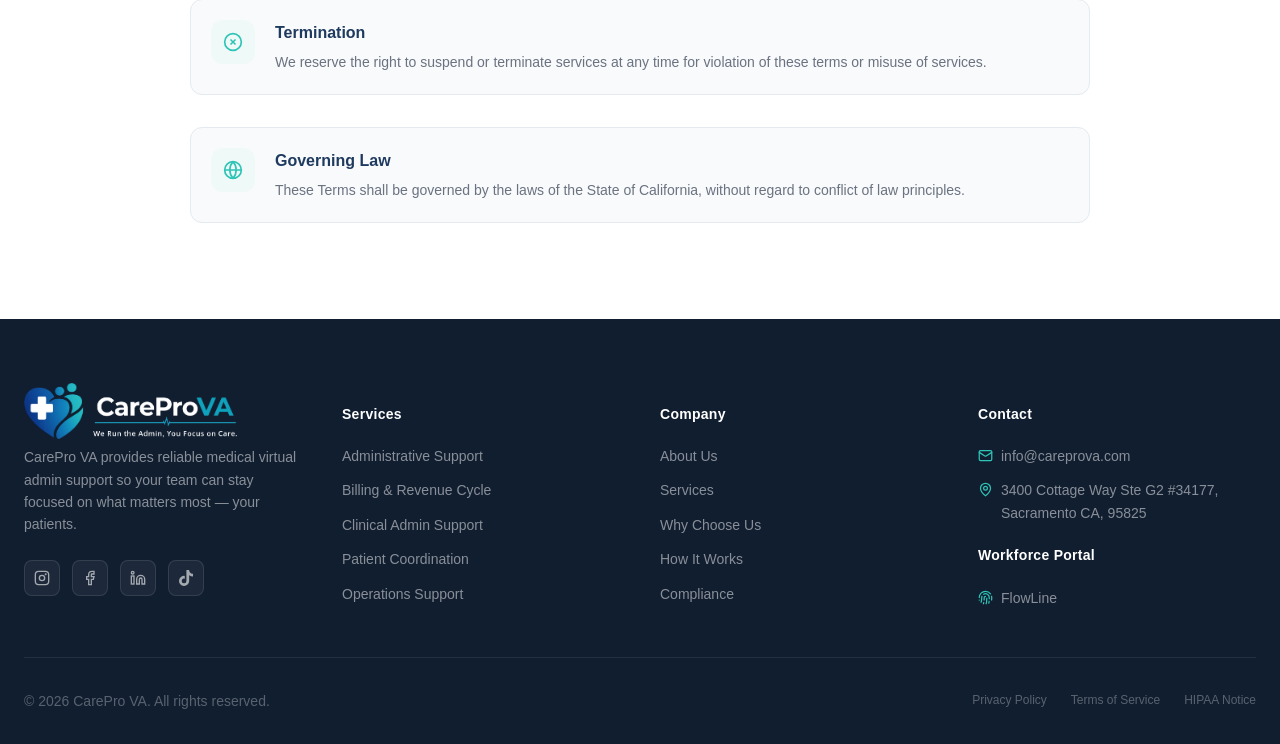
<file: public/legals/Terms_of_Service.html>
<!DOCTYPE html>
<html lang="en">

<head>
    <meta charset="UTF-8">
    <meta name="viewport" content="width=device-width, initial-scale=1.0">
    <title>Terms of Service | CarePro VA</title>
    <link rel="stylesheet" href="../../style.css">
    <div id="mobileMenu" class="mobile-menu">
        <a href="#about" onclick="closeMobileMenu()">About</a>
        <a href="#services" onclick="closeMobileMenu()">Services</a>
        <a href="#why-us" onclick="closeMobileMenu()">Why Us</a>
        <a href="#how-it-works" onclick="closeMobileMenu()">How It Works</a>
        <a href="#compliance" onclick="closeMobileMenu()">Compliance</a>

        <button class="btn-primary" onclick="openModal(); closeMobileMenu();">
            Book a Consultation
        </button>
    </div>
    <style>
        header {
            position: fixed;
            top: 0;
            width: 100%;
            z-index: 9999;
            background-color: #ffffff;
            padding: 12px 0;
        }

        body {
            padding-top: 80px;
            /* match your header height */
        }

        /* NAV (keep this so your header doesn’t break) */
        header .nav a,
        header.scrolled .nav a {
            color: #6B7280 !important;
        }

        header.scrolled {
            background-color: #ffffff;
            box-shadow: 0 2px 10px rgba(0, 0, 0, 0.05);
        }

        header .nav a:hover {
            color: #2EC4B6 !important;
        }

        /* LAYOUT (keep this from your original) */
        .about-content {
            display: flex;
            gap: 40px;
        }

        .about-text {
            flex: 1;
        }

        /* REPLACED INFO-BOX STYLE → CARD STYLE */
        .info-box {
            display: flex;
            align-items: flex-start;
            gap: 20px;
            padding: 20px;
            border-radius: 12px;
            border: 1px solid #e5eaf0;
            transition: all 0.2s ease;
            width: 100%;
        }

        .info-box:hover {
            border-color: rgba(46, 196, 182, 0.3);
            background-color: #f8fcfc;
        }

        .info-box-icon {
            width: 44px;
            height: 44px;
            border-radius: 12px;
            background-color: #eff9f8;
            display: flex;
            align-items: center;
            justify-content: center;
            flex-shrink: 0;
            color: var(--primary-teal);
            font-size: 20px;
        }

        .info-box-header {
            display: flex;
            align-items: center;
            gap: 12px;
            width: 100%;
        }

        .info-box h3 {
            font-size: 16px;
            font-weight: 600;
            color: var(--text-dark);
            margin-bottom: 6px;
        }

        .info-box p {
            font-size: 14px;
            color: var(--text-gray);
            line-height: 1.6;
            font-weight: 300;
        }

        @media (max-width: 768px) {

            .nav,
            .nav-right {
                display: none;
            }

            .mobile-menu-btn {
                display: block;
                color: #1F3A5F;
            }

        }
    </style>
</head>

<body>
    <!-- Navigation -->
    <header id="header">
        <div class="header-inner">

            <!-- LEFT: LOGO -->
            <div class="logo">
                <a href="https://careprova.com/">
                    <img id="logoImg" src="../for_White_BG.png" alt="CarePro VA">
                </a>
            </div>

            <!-- CENTER: NAV -->
            <nav class="nav">
                <a href="https://careprova.com/#about">About</a>
                <a href="https://careprova.com/#services">Services</a>
                <a href="https://careprova.com/#why-us">Why Us</a>
                <a href="https://careprova.com/#how-it-works">How It Works</a>
                <a href="https://careprova.com/#compliance">Compliance</a>
            </nav>

            <!-- RIGHT: CTA -->
            <div class="nav-right">
                <button class="btn-nav" onclick="openModal()">Book a Consultation</button>
            </div>

            <!-- MOBILE -->
            <button class="mobile-menu-btn" onclick="toggleMobileMenu()">
                ☰
            </button>

        </div>
    </header>

    <!-- About Section -->
    <section class="about" id="about">
        <div class="container">
            <div class="section-header">
                <div class="section-label"><strong>Legal</strong></div>
                <h2>Terms of Service</h2>
                <p class="section-desc">Please review the terms and conditions that govern your access to and use of
                    <br>CarePro VA services.
                </p>
            </div>

            <div class="about-content">
                <div class="about-text">

                    <div class="info-box">
                        <div class="info-box-icon">
                            <!-- Terms / agreement icon -->
                            <svg xmlns="http://www.w3.org/2000/svg" width="20" height="20" viewBox="0 0 24 24"
                                fill="none" stroke="currentColor" stroke-width="2">
                                <path d="M4 6h16M4 12h16M4 18h10" />
                            </svg>
                        </div>
                        <div>
                            <h3>Acceptance of Terms</h3>
                            <p>By accessing or using CarePro VA services, you agree to be bound by these Terms of
                                Service and all applicable laws and regulations.</p>
                        </div>
                    </div>

                    <div class="info-box">
                        <div class="info-box-icon">
                            <!-- Services icon -->
                            <svg xmlns="http://www.w3.org/2000/svg" width="20" height="20" viewBox="0 0 24 24"
                                fill="none" stroke="currentColor" stroke-width="2">
                                <circle cx="12" cy="12" r="10" />
                                <path d="M12 6v6l4 2" />
                            </svg>
                        </div>
                        <div>
                            <h3>Nature of Services</h3>
                            <p>CarePro VA provides administrative, operational, and virtual assistant support services.
                                We do not provide medical, legal, or clinical advice.</p>
                        </div>
                    </div>

                    <div class="info-box">
                        <div class="info-box-icon">
                            <!-- Responsibility icon -->
                            <svg xmlns="http://www.w3.org/2000/svg" width="20" height="20" viewBox="0 0 24 24"
                                fill="none" stroke="currentColor" stroke-width="2">
                                <circle cx="12" cy="7" r="4" />
                                <path d="M5.5 21a8.38 8.38 0 0 1 13 0" />
                            </svg>
                        </div>
                        <div>
                            <h3>Client Responsibilities</h3>
                            <p>Clients are solely responsible for ensuring compliance with healthcare regulations,
                                maintaining proper supervision, and making all clinical decisions.</p>
                        </div>
                    </div>

                    <div class="info-box">
                        <div class="info-box-icon">
                            <!-- Shield / HIPAA -->
                            <svg xmlns="http://www.w3.org/2000/svg" width="20" height="20" viewBox="0 0 24 24"
                                fill="none" stroke="currentColor" stroke-width="2">
                                <path d="M12 2l7 4v6c0 5-3.5 9-7 10-3.5-1-7-5-7-10V6l7-4z" />
                            </svg>
                        </div>
                        <div>
                            <h3>HIPAA & Compliance</h3>
                            <p>When applicable, services involving PHI are governed by a separate Business Associate
                                Agreement (BAA). Clients must ensure proper systems and permissions are in place.</p>
                        </div>
                    </div>

                    <div class="info-box">
                        <div class="info-box-icon">
                            <!-- Payment icon -->
                            <svg xmlns="http://www.w3.org/2000/svg" width="20" height="20" viewBox="0 0 24 24"
                                fill="none" stroke="currentColor" stroke-width="2">
                                <rect x="2" y="5" width="20" height="14" rx="2" />
                                <path d="M2 10h20" />
                            </svg>
                        </div>
                        <div>
                            <h3>Payment & Engagement</h3>
                            <p>All fees, billing terms, and service scope will be defined in a separate agreement or
                                proposal. Failure to meet payment terms may result in suspension of services.</p>
                        </div>
                    </div>

                    <div class="info-box">
                        <div class="info-box-icon">
                            <!-- Lock icon -->
                            <svg xmlns="http://www.w3.org/2000/svg" width="20" height="20" viewBox="0 0 24 24"
                                fill="none" stroke="currentColor" stroke-width="2">
                                <rect x="3" y="11" width="18" height="11" rx="2" />
                                <path d="M7 11V7a5 5 0 0 1 10 0v4" />
                            </svg>
                        </div>
                        <div>
                            <h3>Confidentiality</h3>
                            <p>Both parties agree to maintain confidentiality of all proprietary, business, and
                                sensitive information exchanged during the engagement.</p>
                        </div>
                    </div>

                    <div class="info-box">
                        <div class="info-box-icon">
                            <!-- Alert / liability -->
                            <svg xmlns="http://www.w3.org/2000/svg" width="20" height="20" viewBox="0 0 24 24"
                                fill="none" stroke="currentColor" stroke-width="2">
                                <path
                                    d="M10.29 3.86l-7.39 12.8A1 1 0 0 0 3.76 18h16.48a1 1 0 0 0 .86-1.34l-7.39-12.8a1 1 0 0 0-1.72 0z" />
                                <line x1="12" y1="9" x2="12" y2="13" />
                                <circle cx="12" cy="17" r="1" />
                            </svg>
                        </div>
                        <div>
                            <h3>Limitation of Liability</h3>
                            <p>To the maximum extent permitted by California law, CarePro VA shall not be liable for
                                indirect, incidental, or consequential damages, including loss of revenue or data.</p>
                        </div>
                    </div>

                    <div class="info-box">
                        <div class="info-box-icon">
                            <!-- Shield check -->
                            <svg xmlns="http://www.w3.org/2000/svg" width="20" height="20" viewBox="0 0 24 24"
                                fill="none" stroke="currentColor" stroke-width="2">
                                <path d="M12 2l7 4v6c0 5-3.5 9-7 10-3.5-1-7-5-7-10V6l7-4z" />
                                <path d="M9 12l2 2 4-4" />
                            </svg>
                        </div>
                        <div>
                            <h3>Indemnification</h3>
                            <p>You agree to indemnify and hold harmless CarePro VA from any claims, damages, or
                                liabilities arising from misuse of services or failure to comply with applicable laws.
                            </p>
                        </div>
                    </div>

                    <div class="info-box">
                        <div class="info-box-icon">
                            <!-- Stop / termination -->
                            <svg xmlns="http://www.w3.org/2000/svg" width="20" height="20" viewBox="0 0 24 24"
                                fill="none" stroke="currentColor" stroke-width="2">
                                <circle cx="12" cy="12" r="10" />
                                <line x1="9" y1="9" x2="15" y2="15" />
                                <line x1="15" y1="9" x2="9" y2="15" />
                            </svg>
                        </div>
                        <div>
                            <h3>Termination</h3>
                            <p>We reserve the right to suspend or terminate services at any time for violation of these
                                terms or misuse of services.</p>
                        </div>
                    </div>

                    <div class="info-box">
                        <div class="info-box-icon">
                            <!-- Globe / law -->
                            <svg xmlns="http://www.w3.org/2000/svg" width="20" height="20" viewBox="0 0 24 24"
                                fill="none" stroke="currentColor" stroke-width="2">
                                <circle cx="12" cy="12" r="10" />
                                <path d="M2 12h20M12 2a15 15 0 0 1 0 20M12 2a15 15 0 0 0 0 20" />
                            </svg>
                        </div>
                        <div>
                            <h3>Governing Law</h3>
                            <p>These Terms shall be governed by the laws of the State of California, without regard to
                                conflict of law principles.</p>
                        </div>
                    </div>

                </div>
            </div>
        </div>
        </div>
        </div>
    </section>

    <!-- Footer -->
    <footer>
        <div class="container">
            <div class="footer-grid">
                <div class="footer-col">
                    <div class="logo">
                        <a href="https://careprova.com/">
                            <img id="logoImg" src="../for_Black_BG.png" alt="CarePro VA">
                        </a>
                    </div>
                    <p class="footer-desc">
                        CarePro VA provides reliable medical virtual admin support so your team can
                        stay focused on what matters most — your patients.
                    </p>

                    <div class="social-links">

                        <!-- Instagram -->
                        <a href="https://www.instagram.com/careprova" target="_blank" rel="noopener noreferrer"
                            class="social-link">
                            <svg viewBox="0 0 24 24" width="16" height="16" fill="none" stroke="currentColor"
                                stroke-width="2">
                                <rect width="20" height="20" x="2" y="2" rx="5"></rect>
                                <circle cx="12" cy="12" r="4"></circle>
                                <circle cx="17.5" cy="6.5" r="0.5" fill="currentColor"></circle>
                            </svg>
                        </a>

                        <!-- Facebook -->
                        <a href="https://www.facebook.com/careprova" target="_blank" rel="noopener noreferrer"
                            class="social-link">
                            <svg viewBox="0 0 24 24" width="16" height="16" fill="none" stroke="currentColor"
                                stroke-width="2">
                                <path d="M18 2h-3a5 5 0 0 0-5 5v3H7v4h3v8h4v-8h3l1-4h-4V7a1 1 0 0 1 1-1h3z" />
                            </svg>
                        </a>

                        <!-- LinkedIn -->
                        <a href="https://www.linkedin.com/in/carepro-va-526424403/" target="_blank"
                            rel="noopener noreferrer" class="social-link">
                            <svg viewBox="0 0 24 24" width="16" height="16" fill="none" stroke="currentColor"
                                stroke-width="2">
                                <path
                                    d="M16 8a6 6 0 0 1 6 6v7h-4v-7a2 2 0 0 0-2-2 2 2 0 0 0-2 2v7h-4v-7a6 6 0 0 1 6-6z" />
                                <rect x="2" y="9" width="4" height="12" />
                                <circle cx="4" cy="4" r="2" />
                            </svg>
                        </a>

                        <!-- TikTok (fixed to match style) -->
                        <a href="https://www.tiktok.com/@careprova" target="_blank" rel="noopener noreferrer"
                            class="social-link">
                            <svg viewBox="0 0 448 512" width="16" height="16" fill="currentColor">
                                <path
                                    d="M448,209.91a210.06,210.06,0,0,1-122.77-39.25V349.38A162.55,162.55,0,1,1,185,188.31V278.2a74.62,74.62,0,1,0,52.23,71.18V0l88,0a121.18,121.18,0,0,0,1.86,22.17A122.18,122.18,0,0,0,381,102.39a121.43,121.43,0,0,0,67,20.14Z" />
                            </svg>
                        </a>

                    </div>
                </div>

                <div class="footer-col">
                    <h4>Services</h4>
                    <div class="footer-links">
                        <a href="https://careprova.com/#services">Administrative Support</a>
                        <a href="https://careprova.com/#services">Billing & Revenue Cycle</a>
                        <a href="https://careprova.com/#services">Clinical Admin Support</a>
                        <a href="https://careprova.com/#services">Patient Coordination</a>
                        <a href="https://careprova.com/#services">Operations Support</a>
                    </div>
                </div>

                <div class="footer-col">
                    <h4>Company</h4>
                    <div class="footer-links">
                        <a href="https://careprova.com/#about">About Us</a>
                        <a href="https://careprova.com/#services">Services</a>
                        <a href="https://careprova.com/#why-us">Why Choose Us</a>
                        <a href="https://careprova.com/#how-it-works">How It Works</a>
                        <a href="https://careprova.com/#compliance">Compliance</a>
                    </div>
                </div>

                <div class="footer-col">
                    <h4>Contact</h4>

                    <div class="footer-links">

                        <!-- EMAIL -->
                        <div class="footer-item">
                            <svg xmlns="http://www.w3.org/2000/svg" width="15" height="15" viewBox="0 0 24 24"
                                fill="none" stroke="currentColor" stroke-width="2" stroke-linecap="round"
                                stroke-linejoin="round" class="lucide lucide-mail">
                                <rect width="20" height="16" x="2" y="4" rx="2"></rect>
                                <path d="m22 7-8.97 5.7a1.94 1.94 0 0 1-2.06 0L2 7"></path>
                            </svg>

                            <a href="mailto:info@careprova.com">info@careprova.com</a>
                        </div>

                        <!-- ADDRESS -->
                        <div class="footer-item">
                            <svg xmlns="http://www.w3.org/2000/svg" width="15" height="15" viewBox="0 0 24 24"
                                fill="none" stroke="currentColor" stroke-width="2" stroke-linecap="round"
                                stroke-linejoin="round" class="lucide lucide-map-pin">
                                <path d="M20 10c0 6-8 12-8 12s-8-6-8-12a8 8 0 0 1 16 0Z"></path>
                                <circle cx="12" cy="10" r="3"></circle>
                            </svg>

                            <p class="footer-address">
                                3400 Cottage Way Ste G2 #34177, Sacramento CA, 95825
                            </p>
                        </div>
                    </div>

                    <h4 class="workforce-title">Workforce Portal</h4>

                    <div class="footer-links">

                        <!-- FLOWLINE -->
                        <div class="footer-item">
                            <svg xmlns="http://www.w3.org/2000/svg" width="15" height="15" viewBox="0 0 24 24"
                                fill="none" stroke="currentColor" stroke-width="2" stroke-linecap="round"
                                stroke-linejoin="round" class="lucide lucide-fingerprint text-[#2EC4B6]">
                                <path d="M2 12C2 6.5 6.5 2 12 2a10 10 0 0 1 8 4"></path>
                                <path d="M5 19.5C5.5 18 6 15 6 12c0-.7.12-1.37.34-2"></path>
                                <path d="M17.29 21.02c.12-.6.43-2.3.5-3.02"></path>
                                <path d="M12 10a2 2 0 0 0-2 2c0 1.02-.1 2.51-.26 4"></path>
                                <path d="M8.65 22c.21-.66.45-1.32.57-2"></path>
                                <path d="M14 13.12c0 2.38 0 6.38-1 8.88"></path>
                                <path d="M2 16h.01"></path>
                                <path d="M21.8 16c.2-2 .131-5.354 0-6"></path>
                                <path d="M9 6.8a6 6 0 0 1 9 5.2c0 .47 0 1.17-.02 2"></path>
                            </svg>

                            <a id="flowline-link" href="#" target="_blank" rel="noopener noreferrer">FlowLine</a>
                        </div>
                    </div>
                </div>
            </div>

            <div class="footer-bottom">
                <p class="footer-copy">&copy; 2026 CarePro VA. All rights reserved.</p>
                <div class="footer-legal">
                    <a href="/public/legals/Privacy_Policy.html">Privacy Policy</a>
                    <a href="/public/legals/Terms_of_Service.html">Terms of Service</a>
                    <a href="/public/legals/HIPAA_Notice.html">HIPAA Notice</a>
                </div>
            </div>
        </div>
    </footer>

    <!-- Contact Modal -->
    <div class="modal-overlay" id="contactModal">
        <div class="modal-content" onclick="event.stopPropagation()">
            <div class="modal-header">
                <h2>Get in Touch</h2>
                <button class="modal-close" onclick="closeModal()">✕</button>
            </div>
            <div class="modal-body">
                <form id="contactForm" onsubmit="handleFormSubmit(event)">
                    <div class="form-group">
                        <label for="name" class="form-label">Full Name</label>
                        <input type="text" id="name" name="name" class="form-input" placeholder="John Doe" required>
                    </div>

                    <div class="form-group">
                        <label for="email" class="form-label">Email Address</label>
                        <input type="email" id="email" name="email" class="form-input" placeholder="your@email.com"
                            required>
                    </div>

                    <div class="form-group">
                        <label for="subject" class="form-label">Subject</label>
                        <input type="text" id="subject" name="subject" class="form-input"
                            placeholder="Consultation Request" required>
                    </div>

                    <div class="form-group">
                        <label for="body" class="form-label">Message</label>
                        <textarea id="body" name="body" class="form-textarea"
                            placeholder="Tell us about your practice and administrative challenges..."
                            required></textarea>
                    </div>

                    <div class="form-buttons">
                        <button type="button" class="btn-cancel" onclick="closeModal()">Cancel</button>
                        <button type="submit" class="btn-submit" id="submitBtn">Send Message</button>
                    </div>
                </form>
            </div>
        </div>
    </div>

    <script src="../../script.js"></script>
    <script>
        fetch("https://docs.google.com/spreadsheets/d/e/2PACX-1vRV1ilusCg_uZU8cNkuwH0hCGX62NxaH0JDFU9Lbr1uK5jzWq6L1MsWLPa9Oo4QteIwPNbxY2mJl5tS/pub?gid=0&single=true&output=csv")
            .then(res => res.text())
            .then(csv => {
                const rows = csv.split("\n");
                const a2 = rows[1]?.split(",")[0]; // A2 cell
                const cleanUrl = a2?.replace(/"/g, "").trim();

                if (cleanUrl) {
                    document.getElementById("flowline-link").href = cleanUrl;
                }
            })
            .catch(err => console.error("Error fetching sheet:", err));
    </script>
</body>

</html>
</file>
<file: style.css>
* {
    margin: 0;
    padding: 0;
    box-sizing: border-box;
}

:root {
    --primary-dark: #1F3A5F;
    --primary-teal: #2EC4B6;
    --primary-teal-dark: #26AFA2;
    --bg-light: #F8FAFC;
    --text-dark: #1F3A5F;
    --text-gray: #6B7280;
    --text-white: #ffffff;
    --border-light: #E5EAF0;
    --bg-white: #ffffff;
}

body {
    font-family: -apple-system, BlinkMacSystemFont, 'Segoe UI', 'Roboto', 'Oxygen', 'Ubuntu', 'Cantarell', sans-serif;
    color: var(--text-gray);
    line-height: 1.6;
    background-color: var(--bg-white);
}

html {
    scroll-behavior: smooth;
}

img {
    max-width: 100%;
    height: auto;
    display: block;
}

button {
    font-family: inherit;
    cursor: pointer;
    border: none;
}

a {
    text-decoration: none;
    color: inherit;
    transition: color 0.2s ease;
}

.container {
    max-width: 1280px;
    margin: 0 auto;
    padding: 0 24px;
}

.info-box-icon svg,
.service-icon svg,
.reason-icon svg,
.pillar-icon svg,
.value-icon svg,
.step-circle svg {
    width: 20px;
    height: 20px;
}

/* Header/Navigation */
header {
    position: fixed;
    top: 0;
    left: 0;
    right: 0;
    z-index: 50;
    background: transparent;
    padding: 20px 0;
    transition: all 0.3s ease;
}

/* SCROLLED */
header.scrolled {
    background: #ffffff;
    box-shadow: 0 1px 3px rgba(0, 0, 0, 0.05);
    padding: 12px 0;
}

/* LAYOUT */
.header-inner {
    max-width: 1280px;
    margin: 0 auto;
    padding: 0 24px;

    display: flex;
    align-items: center;
    justify-content: space-between;
}

/* LOGO */
.logo img {
    height: 56px;
    width: auto;
}

.logo a {
    display: inline-block;
}

/* NAV */
.nav {
    display: flex;
    align-items: center;
    gap: 28px;
    margin-left: auto;
}

.nav-right {
    margin-left: 50px;
}

/* NAV LINKS */
.nav a {
    color: #6B7280;
    font-size: 14px;
    font-weight: 500;
    letter-spacing: 0.03em;
    transition: color 0.2s ease;
}

/* HOVER */
header:not(.scrolled) .nav a:hover,
header.scrolled .nav a:hover {
    color: #2EC4B6;
}

/* DARK HERO STATE */
header:not(.scrolled) .nav a {
    color: #ffffff;
}

/* SCROLLED (LIGHT BACKGROUND) */
header.scrolled .nav a {
    color: #6B7280;
}

/* CTA BUTTON */
.btn-nav {
    background: #2EC4B6;
    color: white;
    font-size: 14px;
    font-weight: 600;
    padding: 10px 20px;
    border-radius: 8px;
    transition: 0.2s ease;
}

.btn-nav:hover {
    background: #26AFA2;
}

/* MOBILE */
.mobile-menu-btn {
    display: none;
    font-size: 24px;
    background: none;
    border: none;
}

@media (max-width: 768px) {

    .nav,
    .nav-right {
        display: none;
    }

    .mobile-menu-btn {
        display: block;
        color: white;
    }

    header.scrolled .mobile-menu-btn {
        color: #1F3A5F;
    }

    h1 {
        font-size: 28px;
        line-height: 1.3;
    }

    .hero-badge {
        margin-top: 50px;
    }

    .hero-desc {
        font-size: 15px;
    }

    .hero-buttons {
        flex-direction: column;
    }

    .hero-stats {
        gap: 20px;
    }

    .container {
        padding: 0 16px;
    }

    section {
        padding: 64px 0 !important;
    }

    .section-desc {
        font-size: 15px;
    }

    .services-grid {
        grid-template-columns: 1fr;
    }

    .service-card {
        padding: 20px;
    }

    .legal-hero {
        padding-top: 100px;
    }

    .info-box {
        padding: 20px;
    }

    .pillar-card {
        padding: 20px;
    }
}

/* Hero Section */
.hero {
    position: relative;
    min-height: 100vh;
    display: flex;
    align-items: center;
    background-color: var(--primary-dark);
    overflow: hidden;
    padding-top: 80px;
}

.hero::before {
    content: '';
    position: absolute;
    inset: 0;
    background: radial-gradient(circle at 20% 50%, rgba(46, 196, 182, 0.1) 0%, transparent 50%),
        radial-gradient(circle at 80% 20%, rgba(46, 196, 182, 0.1) 0%, transparent 40%);
    z-index: 1;
}

.hero-bg {
    position: absolute;
    inset: 0;
    z-index: 0;
    opacity: 0.2;
    background-image: url("https://images.pexels.com/photos/7579831/pexels-photo-7579831.jpeg?auto=compress&cs=tinysrgb&w=1600");
    background-size: cover;
    background-position: center;
    filter: grayscale(100%);
}

.hero::after {
    content: '';
    position: absolute;
    inset: 0;
    background-color: rgba(31, 58, 95, 0.75);
    z-index: 2;
}

.hero-content {
    position: relative;
    z-index: 10;
    max-width: 49rem;
    animation: fadeInUp 0.8s ease-out;
}

.hero-badge {
    display: inline-flex;
    align-items: center;
    gap: 8px;
    background-color: rgba(255, 255, 255, 0.1);
    border: 1px solid rgba(255, 255, 255, 0.2);
    border-radius: 9999px;
    padding: 8px 16px;
    margin-bottom: 32px;
    animation: fadeInUp 0.8s ease-out 0.1s backwards;
}

.hero-badge-dot {
    width: 8px;
    height: 8px;
    border-radius: 50%;
    background-color: var(--primary-teal);
    animation: pulse 2s ease-in-out infinite;
}

.hero-badge span {
    color: rgba(255, 255, 255, 0.8);
    font-size: 14px;
    font-weight: 500;
    letter-spacing: 0.08em;
    text-transform: uppercase;
}

.hero-wave {
    position: absolute;
    bottom: -1px;
    /* removes white gap */
    left: 0;
    width: 100%;
    line-height: 0;
    z-index: 5;
}

.hero::after {
    z-index: 2;
}

.hero-content {
    z-index: 10;
}

.hero-wave svg {
    display: block;
    width: 100%;
    height: 80px;
}

h1 {
    font-size: 2.25rem;
    font-weight: 700;
    color: var(--text-white);
    line-height: 1.2;
    margin-bottom: 24px;
    letter-spacing: -0.01em;
    animation: fadeInUp 0.8s ease-out 0.2s backwards;
}

@media (min-width: 768px) {
    h1 {
        font-size: 3.75rem;
    }
}

h1 .teal {
    color: var(--primary-teal);
}

.hero-desc {
    font-size: 1.125rem;
    color: rgba(255, 255, 255, 0.75);
    line-height: 1.6;
    margin-bottom: 40px;
    max-width: 42rem;
    font-weight: 300;
    animation: fadeInUp 0.8s ease-out 0.3s backwards;
}

.hero-buttons {
    display: flex;
    flex-direction: column;
    gap: 16px;
    margin-bottom: 64px;
    animation: fadeInUp 0.8s ease-out 0.4s backwards;
}

@media (min-width: 640px) {
    .hero-buttons {
        flex-direction: row;
    }
}

.btn-primary {
    background-color: var(--primary-teal);
    color: var(--text-white);
    padding: 16px 32px;
    border-radius: 8px;
    font-weight: 600;
    font-size: 16px;
    letter-spacing: 0.02em;
    box-shadow: 0 20px 25px -5px rgba(46, 196, 182, 0.3);
    transition: all 0.2s ease;
    display: inline-flex;
    align-items: center;
    justify-content: center;
}

.btn-primary:hover {
    background-color: var(--primary-teal-dark);
    box-shadow: 0 25px 30px -5px rgba(46, 196, 182, 0.4);
    transform: translateY(-2px);
}

.btn-secondary {
    background-color: transparent;
    color: var(--text-white);
    padding: 16px 32px;
    border: 1px solid rgba(255, 255, 255, 0.3);
    border-radius: 8px;
    font-weight: 600;
    font-size: 16px;
    letter-spacing: 0.02em;
    transition: all 0.2s ease;
    display: inline-flex;
    align-items: center;
    justify-content: center;
}

.btn-secondary:hover {
    background-color: rgba(255, 255, 255, 0.1);
}

.hero-stats {
    display: flex;
    flex-wrap: wrap;
    gap: 40px 40px;
    animation: fadeInUp 0.8s ease-out 0.5s backwards;
}

.stat {
    display: flex;
    flex-direction: column;
}

.stat-value {
    font-size: 24px;
    font-weight: 700;
    color: var(--primary-teal);
}

.stat-label {
    font-size: 14px;
    color: rgba(255, 255, 255, 0.6);
    margin-top: 4px;
    font-weight: 300;
}

/* About Section */
.about {
    padding: 96px 0;
    background-color: var(--bg-white);
}

.section-header {
    text-align: center;
    margin-bottom: 64px;
}

.section-label {
    color: var(--primary-teal);
    font-size: 14px;
    font-weight: 600;
    letter-spacing: 0.08em;
    text-transform: uppercase;
    margin-bottom: 12px;
}

h2 {
    font-size: 2rem;
    font-weight: 700;
    color: var(--text-dark);
    margin-bottom: 20px;
    letter-spacing: -0.01em;
}

@media (min-width: 768px) {
    h2 {
        font-size: 2.25rem;
    }
}

.section-desc {
    color: var(--text-gray);
    font-size: 18px;
    max-width: 42rem;
    margin: 0 auto;
    line-height: 1.6;
    font-weight: 300;
}

.about-content {
    display: grid;
    grid-template-columns: 1fr;
    gap: 48px;
    align-items: center;
}

@media (min-width: 768px) {
    .about-content {
        grid-template-columns: 1fr 1fr;
    }
}

.about-image {
    position: relative;
}

.about-image img {
    border-radius: 16px;
    width: 100%;
    height: 420px;
    object-fit: cover;
    box-shadow: 0 20px 25px -5px rgba(0, 0, 0, 0.1);
}

.about-badge {
    position: absolute;
    bottom: -24px;
    right: -24px;
    background-color: var(--primary-dark);
    border-radius: 16px;
    padding: 24px;
    box-shadow: 0 20px 25px -5px rgba(0, 0, 0, 0.1);
    display: none;
}

@media (min-width: 768px) {
    .about-badge {
        display: block;
    }
}

.about-badge-value {
    color: var(--primary-teal);
    font-size: 30px;
    font-weight: 700;
}

.about-badge-text {
    color: var(--text-white);
    font-size: 14px;
    margin-top: 4px;
    font-weight: 300;
    line-height: 1.4;
}

.about-text {
    display: flex;
    flex-direction: column;
    gap: 32px;
}

.info-box {
    background-color: var(--bg-light);
    border-radius: 12px;
    padding: 24px;
    border: 1px solid #e5eaf0;
}

.info-box-header {
    display: flex;
    align-items: flex-start;
    gap: 16px;
    margin-bottom: 8px;
}

.info-box-icon {
    width: 40px;
    height: 40px;
    border-radius: 8px;
    background-color: #eff9f8;
    display: flex;
    align-items: center;
    justify-content: center;
    flex-shrink: 0;
    color: var(--primary-teal);
    font-size: 20px;
}

.info-box h3 {
    font-size: 18px;
    font-weight: 600;
    color: var(--text-dark);
    margin-bottom: 8px;
}

.info-box p {
    color: var(--text-gray);
    line-height: 1.6;
    font-weight: 300;
}

.values-list {
    display: flex;
    flex-direction: column;
    gap: 10px;
}

.value-item {
    display: flex;
    align-items: flex-start;
    gap: 12px;
    font-size: 14px;
    color: var(--text-gray);
    font-weight: 300;
    line-height: 1.6;
}

.value-icon {
    color: var(--primary-teal);
    flex-shrink: 0;
    margin-top: 2px;
}

/* Services Section */
.services {
    padding: 96px 0;
    background-color: var(--bg-light);
}

.services-grid {
    display: grid;
    grid-template-columns: 1fr;
    gap: 24px;
}

@media (min-width: 768px) {
    .services-grid {
        grid-template-columns: repeat(2, 1fr);
    }
}

@media (min-width: 1024px) {
    .services-grid {
        grid-template-columns: repeat(4, 1fr);
    }
}

.service-card {
    background-color: var(--bg-white);
    border-radius: 16px;
    padding: 28px;
    box-shadow: 0 1px 3px rgba(0, 0, 0, 0.05);
    border: 1px solid #f3f4f6;
    transition: box-shadow 0.2s ease;
    animation: fadeInUp 0.6s ease-out forwards;
    opacity: 0;
    display: flex;
    flex-direction: column;
    height: 100%;
}

.service-card:hover {
    box-shadow: 0 4px 6px -1px rgba(0, 0, 0, 0.1);
}

@keyframes fadeInUp {
    from {
        opacity: 0;
        transform: translateY(20px);
    }

    to {
        opacity: 1;
        transform: translateY(0);
    }
}

.service-header {
    display: flex;
    align-items: flex-start;
    justify-content: space-between;
    margin-bottom: 20px;
}

.service-icon {
    width: 48px;
    height: 48px;
    border-radius: 12px;
    display: flex;
    align-items: center;
    justify-content: center;
    flex-shrink: 0;
    font-size: 22px;
}

.service-badge {
    font-size: 12px;
    font-weight: 500;
    padding: 2px 12px;
    border-radius: 9999px;
    background-color: #eff9f8;
    color: var(--primary-teal);
}

.service-card h3 {
    font-size: 18px;
    font-weight: 700;
    color: var(--text-dark);
    margin-bottom: 16px;
    letter-spacing: -0.01em;
}

.service-items {
    display: flex;
    flex-direction: column;
    gap: 10px;
    flex-grow: 1;
}

.service-item {
    display: flex;
    align-items: flex-start;
    gap: 10px;
    font-size: 14px;
    color: var(--text-gray);
    font-weight: 300;
    line-height: 1.6;
}

.service-dot {
    width: 6px;
    height: 6px;
    border-radius: 50%;
    background-color: var(--primary-teal);
    flex-shrink: 0;
    margin-top: 8px;
}

.service-cta {
    background: linear-gradient(to bottom right, var(--primary-dark), #2a4f7a);
    border-radius: 16px;
    padding: 28px;
    color: var(--text-white);
    display: flex;
    flex-direction: column;
    justify-content: space-between;
    animation: fadeInUp 0.6s ease-out 0.5s backwards;
}

.service-cta h3 {
    color: var(--text-white);
    font-size: 20px;
    margin-bottom: 12px;
    letter-spacing: -0.01em;
}

.service-cta p {
    color: rgba(255, 255, 255, 0.7);
    font-size: 14px;
    line-height: 1.6;
    margin-bottom: 24px;
    font-weight: 300;
}

.service-cta a {
    background-color: var(--primary-teal);
    color: var(--text-white);
    padding: 12px 24px;
    border-radius: 8px;
    font-weight: 600;
    font-size: 14px;
    text-align: center;
    transition: background-color 0.2s ease;
    display: inline-block;
}

.service-cta a:hover {
    background-color: var(--primary-teal-dark);
}

.service-cta-icon {
    width: 68px;
    height: 68px;
    border-radius: 18px;
    background-color: rgb(239, 249, 248);
    display: flex;
    align-items: center;
    justify-content: center;
    margin: 0 auto 22px auto;
    color: rgb(46, 196, 182)
}

.service-cta-icon svg {
    width: 32px;
    height: 32px;
}

/* Why Choose Us Section */
.why-us {
    padding: 96px 0;
    background-color: var(--bg-white);
}

.why-us-content {
    display: grid;
    grid-template-columns: 1fr;
    gap: 64px;
    align-items: center;
}

@media (min-width: 1024px) {
    .why-us-content {
        grid-template-columns: 1fr 1fr;
    }
}

.why-us-left h2 {
    margin-top: 12px;
    margin-bottom: 24px;
}

.why-us-left>p {
    color: var(--text-gray);
    font-size: 18px;
    margin-bottom: 32px;
    line-height: 1.6;
    font-weight: 300;
}

.comparison-box {
    background-color: var(--bg-light);
    border-radius: 16px;
    padding: 24px;
    border: 1px solid #e5eaf0;
}

.comparison-header {
    display: flex;
    align-items: center;
    gap: 12px;
    margin-bottom: 24px;
    font-weight: 500;
    color: var(--text-dark);
}

.comparison-items {
    display: flex;
    flex-direction: column;
    gap: 12px;
}

.comparison-row {
    display: grid;
    grid-template-columns: 1fr 1fr;
    gap: 16px;
    font-size: 14px;
}

.comparison-pro {
    display: flex;
    align-items: flex-start;
    gap: 8px;
    color: var(--text-dark);
    font-weight: 500;
}

.comparison-con {
    display: flex;
    align-items: flex-start;
    gap: 8px;
    color: var(--text-gray);
    font-weight: 300;
}

.comparison-dot {
    width: 6px;
    height: 6px;
    border-radius: 50%;
    flex-shrink: 0;
    margin-top: 5px;
}

.why-us-right {
    display: flex;
    flex-direction: column;
    gap: 20px;
}

.reason-card {
    display: flex;
    align-items: flex-start;
    gap: 20px;
    padding: 20px;
    border-radius: 12px;
    border: 1px solid #e5eaf0;
    transition: all 0.2s ease;
}

.reason-card:hover {
    border-color: rgba(46, 196, 182, 0.3);
    background-color: #f8fcfc;
}

.reason-icon {
    width: 44px;
    height: 44px;
    border-radius: 12px;
    background-color: #eff9f8;
    display: flex;
    align-items: center;
    justify-content: center;
    flex-shrink: 0;
    color: var(--primary-teal);
    font-size: 20px;
}

.reason-card h3 {
    font-size: 16px;
    font-weight: 600;
    color: var(--text-dark);
    margin-bottom: 6px;
}

.reason-card p {
    font-size: 14px;
    color: var(--text-gray);
    line-height: 1.6;
    font-weight: 300;
}

.reason-number {
    margin-left: auto;
    color: #e5eaf0;
    font-size: 14px;
    font-weight: 700;
    align-self: center;
    flex-shrink: 0;
}

/* How It Works Section */
.how-it-works {
    padding: 96px 0;
    background-color: var(--bg-light);
}

.steps-grid {
    display: grid;
    grid-template-columns: 1fr;
    gap: 32px;
    position: relative;
}

@media (min-width: 640px) {
    .steps-grid {
        grid-template-columns: repeat(2, 1fr);
    }
}

@media (min-width: 1024px) {
    .steps-grid {
        grid-template-columns: repeat(4, 1fr);
    }

    .steps-grid::before {
        content: '';
        position: absolute;
        top: 56px;
        left: 12.5%;
        right: 12.5%;
        height: 2px;
        background: linear-gradient(to right, var(--primary-dark), var(--primary-teal), var(--primary-dark));
        opacity: 0.2;
    }
}

.step {
    display: flex;
    flex-direction: column;
    align-items: center;
    text-align: center;
    position: relative;
}

.step-circle {
    width: 64px;
    height: 64px;
    border-radius: 50%;
    background-color: var(--bg-white);
    border: 2px solid rgba(46, 196, 182, 0.3);
    display: flex;
    align-items: center;
    justify-content: center;
    margin-bottom: 24px;
    font-size: 24px;
    transition: all 0.2s ease;
    position: relative;
}

.step:hover .step-circle {
    border-color: var(--primary-teal);
    box-shadow: 0 4px 6px -1px rgba(0, 0, 0, 0.1);
}

.step-number {
    position: absolute;
    top: -12px;
    right: -12px;
    width: 24px;
    height: 24px;
    border-radius: 50%;
    background-color: var(--primary-dark);
    color: var(--text-white);
    font-size: 10px;
    font-weight: 700;
    display: flex;
    align-items: center;
    justify-content: center;
}

.step-label {
    color: #e0e7f0;
    font-size: 36px;
    font-weight: 900;
    margin-bottom: 8px;
    letter-spacing: -0.02em;
}

.step h3 {
    font-size: 18px;
    font-weight: 700;
    color: var(--text-dark);
    margin-bottom: 12px;
}

.step p {
    font-size: 14px;
    color: var(--text-gray);
    line-height: 1.6;
    font-weight: 300;
}

/* Compliance Section */
.compliance {
    padding: 96px 0;
    background-color: var(--primary-dark);
    position: relative;
    overflow: hidden;
}

.compliance::before {
    content: '';
    position: absolute;
    inset: 0;
    background: radial-gradient(circle at 10% 90%, rgba(46, 196, 182, 0.05) 0%, transparent 50%),
        radial-gradient(circle at 90% 10%, rgba(46, 196, 182, 0.05) 0%, transparent 50%);
    z-index: 1;
}

.compliance-content {
    position: relative;
    z-index: 10;
}

.compliance .section-header {
    color: var(--text-white);
}

.compliance .section-header h2 {
    color: var(--text-white);
}

.compliance .section-desc {
    color: rgba(255, 255, 255, 0.6);
}

.pillars-grid {
    display: grid;
    grid-template-columns: 1fr;
    gap: 24px;
    margin-bottom: 48px;
}

@media (min-width: 768px) {
    .pillars-grid {
        grid-template-columns: repeat(2, 1fr);
    }
}

.pillar-card {
    background-color: rgba(255, 255, 255, 0.05);
    border: 1px solid rgba(255, 255, 255, 0.1);
    border-radius: 16px;
    padding: 28px;
    transition: all 0.2s ease;
}

.pillar-card:hover {
    background-color: rgba(255, 255, 255, 0.08);
    border-color: rgba(46, 196, 182, 0.3);
}

.pillar-icon {
    width: 48px;
    height: 48px;
    border-radius: 12px;
    background-color: rgba(46, 196, 182, 0.15);
    display: flex;
    align-items: center;
    justify-content: center;
    margin-bottom: 20px;
    color: var(--primary-teal);
    font-size: 22px;
}

.pillar-card h3 {
    font-size: 18px;
    font-weight: 700;
    color: var(--text-white);
    margin-bottom: 12px;
}

.pillar-card p {
    font-size: 14px;
    color: rgba(255, 255, 255, 0.6);
    line-height: 1.6;
    font-weight: 300;
}

.compliance-banner {
    background: linear-gradient(to right, rgba(46, 196, 182, 0.2), transparent);
    border: 1px solid rgba(46, 196, 182, 0.3);
    border-radius: 16px;
    padding: 28px;
    display: flex;
    flex-direction: column;
    gap: 24px;
}

@media (min-width: 768px) {
    .compliance-banner {
        flex-direction: row;
        align-items: center;
        justify-content: space-between;
        gap: 24px;
    }
}

.compliance-banner-text {
    flex: 1;
}

.compliance-banner-header {
    display: flex;
    align-items: center;
    gap: 12px;
    margin-bottom: 8px;
}

.compliance-banner-header span {
    color: var(--text-white);
    font-weight: 600;
}

.compliance-banner-text p {
    font-size: 14px;
    color: rgba(255, 255, 255, 0.6);
    font-weight: 300;
}

.compliance-btn {
    flex-shrink: 0;
    background-color: var(--primary-teal);
    color: var(--text-white);
    padding: 12px 24px;
    border-radius: 8px;
    font-weight: 600;
    font-size: 14px;
    white-space: nowrap;
    transition: background-color 0.2s ease;
}

.compliance-btn:hover {
    background-color: var(--primary-teal-dark);
}

/* CTA Section */
.cta {
    padding: 96px 0;
    background-color: var(--bg-white);
}

.cta-inner {
    max-width: 56rem;
    margin: 0 auto;
}

.cta-box {
    background: linear-gradient(to bottom right, var(--primary-dark), #2a4f7a);
    border-radius: 24px;
    padding: 64px 40px;
    position: relative;
    overflow: hidden;
    box-shadow: 0 20px 25px -5px rgba(0, 0, 0, 0.1);
}

.cta-box::before {
    content: '';
    position: absolute;
    inset: 0;
    background: radial-gradient(circle at 20% 80%, rgba(46, 196, 182, 0.1) 0%, transparent 50%),
        radial-gradient(circle at 80% 20%, rgba(46, 196, 182, 0.1) 0%, transparent 40%);
    opacity: 1;
    z-index: 1;
}

.cta-content {
    position: relative;
    z-index: 10;
    text-align: center;
}

.cta-label {
    color: var(--primary-teal);
    font-size: 14px;
    font-weight: 600;
    letter-spacing: 0.08em;
    text-transform: uppercase;
    margin-bottom: 20px;
    display: block;
}

.cta-box h2 {
    color: var(--text-white);
    font-size: 2rem;
    margin-bottom: 20px;
    letter-spacing: -0.01em;
}

@media (min-width: 768px) {
    .cta-box h2 {
        font-size: 2.25rem;
    }
}

.cta-box p {
    color: rgba(255, 255, 255, 0.65);
    font-size: 18px;
    margin-bottom: 40px;
    max-width: 42rem;
    margin-left: auto;
    margin-right: auto;
    line-height: 1.6;
    font-weight: 300;
}

.cta-buttons {
    display: flex;
    flex-direction: column;
    gap: 16px;
    margin-bottom: 40px;
    justify-content: center;
}

@media (min-width: 640px) {
    .cta-buttons {
        flex-direction: row;
    }
}

.cta-features {
    display: flex;
    flex-wrap: wrap;
    justify-content: center;
    gap: 24px;
    font-size: 14px;
    color: rgba(255, 255, 255, 0.5);
}

.cta-feature {
    display: flex;
    align-items: center;
    gap: 8px;
}

.cta-feature-divider {
    color: rgba(255, 255, 255, 0.2);
}

/* Modal */
.modal-overlay {
    display: none;
    position: fixed;
    inset: 0;
    background-color: rgba(0, 0, 0, 0.5);
    z-index: 100;
    align-items: center;
    justify-content: center;
    padding: 16px;
    backdrop-filter: blur(4px);
    animation: fadeIn 0.3s ease-out;
}

.modal-overlay.active {
    display: flex;
}

@keyframes fadeIn {
    from {
        opacity: 0;
    }

    to {
        opacity: 1;
    }
}

.modal-content {
    background-color: var(--bg-white);
    border-radius: 16px;
    box-shadow: 0 20px 25px -5px rgba(0, 0, 0, 0.1);
    max-width: 512px;
    width: 100%;
    max-height: 90vh;
    overflow-y: auto;
    animation: slideUp 0.4s ease-out;
}

@keyframes slideUp {
    from {
        opacity: 0;
        transform: translateY(20px);
    }

    to {
        opacity: 1;
        transform: translateY(0);
    }
}

.modal-header {
    display: flex;
    align-items: center;
    justify-content: space-between;
    padding: 24px;
    border-bottom: 1px solid #f3f4f6;
}

.modal-header h2 {
    font-size: 20px;
    color: var(--text-dark);
}

.modal-close {
    background: none;
    border: none;
    font-size: 24px;
    color: #d1d5db;
    cursor: pointer;
    padding: 4px;
    transition: all 0.2s ease;
}

.modal-close:hover {
    background-color: #f3f4f6;
    border-radius: 8px;
    color: #6b7280;
}

.modal-body {
    padding: 24px;
}

.form-group {
    margin-bottom: 20px;
}

.form-label {
    display: block;
    font-size: 14px;
    font-weight: 600;
    color: var(--text-dark);
    margin-bottom: 8px;
}

.form-input,
.form-textarea {
    width: 100%;
    padding: 10px 16px;
    border: 1px solid #e5eaf0;
    border-radius: 8px;
    font-family: inherit;
    font-size: 14px;
    color: var(--text-dark);
    transition: all 0.3s ease;
}

.form-input::placeholder,
.form-textarea::placeholder {
    color: #d1d5db;
}

.form-input:focus,
.form-textarea:focus {
    outline: none;
    border-color: var(--primary-teal);
    box-shadow: 0 0 0 3px rgba(46, 196, 182, 0.1);
    transform: translateY(-2px);
}

.form-textarea {
    resize: none;
    min-height: 100px;
}

.form-buttons {
    display: flex;
    gap: 12px;
    padding-top: 16px;
}

.form-buttons button {
    flex: 1;
    padding: 10px 16px;
    border-radius: 8px;
    font-weight: 600;
    font-size: 14px;
    transition: all 0.2s ease;
}

.btn-cancel {
    background-color: transparent;
    border: 1px solid #e5eaf0;
    color: var(--text-gray);
}

.btn-cancel:hover {
    background-color: #f9fafb;
}

.btn-submit {
    background-color: var(--primary-teal);
    color: var(--text-white);
    border: none;
}

.btn-submit:hover:not(:disabled) {
    background-color: var(--primary-teal-dark);
    transform: translateY(-2px);
}

.btn-submit:disabled {
    opacity: 0.7;
    cursor: not-allowed;
}

/* Footer */
footer {
    background-color: #111e30;
    color: var(--text-white);
    padding: 64px 0 32px;
}

.footer-grid {
    display: grid;
    grid-template-columns: 1fr;
    gap: 40px;
    margin-bottom: 48px;
}

@media (min-width: 768px) {
    .footer-grid {
        grid-template-columns: repeat(2, 1fr);
    }
}

@media (min-width: 1024px) {
    .footer-grid {
        grid-template-columns: repeat(4, 1fr);
    }
}

.footer-col h4 {
    color: var(--text-white);
    font-weight: 600;
    margin-bottom: 20px;
    font-size: 14px;
    letter-spacing: 0.02em;
}

/* FOOTER LOGO */
.footer-logo {
    margin-bottom: 16px;
}

.footer-logo img {
    height: 52px;
    /* adjust to match screenshot */
    width: auto;
}

/* DESCRIPTION */
.footer-desc {
    color: rgba(255, 255, 255, 0.5);
    font-size: 14px;
    line-height: 1.6;
    margin-bottom: 10px;
    margin-bottom: 24px;
    font-weight: 300;
}

/* SOCIAL ICONS */
.social-links {
    display: flex;
    gap: 12px;
}

.social-link {
    width: 36px;
    height: 36px;
    border-radius: 8px;
    background-color: rgba(255, 255, 255, 0.05);
    border: 1px solid rgba(255, 255, 255, 0.1);
    display: flex;
    align-items: center;
    justify-content: center;
    color: rgba(255, 255, 255, 0.6);
    font-size: 15px;
    transition: all 0.2s ease;
}

.social-link:hover {
    background-color: rgba(46, 196, 182, 0.2);
    border-color: rgba(46, 196, 182, 0.3);
}

.footer-links {
    display: flex;
    flex-direction: column;
    gap: 12px;
}

.footer-links a {
    font-size: 14px;
    color: rgba(255, 255, 255, 0.5);
    transition: color 0.2s ease;
    font-weight: 300;
}

.footer-links a:hover {
    color: var(--primary-teal);
}

.footer-item {
    display: flex;
    align-items: flex-start;
    gap: 8px;
}

.footer-item svg {
    color: #2EC4B6;
    flex-shrink: 0;
    margin-top: 3px;
}

.footer-bottom {
    border-top: 1px solid rgba(255, 255, 255, 0.08);
    padding-top: 32px;
    display: flex;
    flex-direction: column;
    gap: 16px;
}

.footer-col h4 {
    margin-top: 20px;
}

@media (min-width: 768px) {
    .footer-bottom {
        flex-direction: row;
        align-items: center;
        justify-content: space-between;
    }
}

.footer-copy {
    font-size: 14px;
    color: rgba(255, 255, 255, 0.3);
    font-weight: 300;
}

.footer-legal {
    display: flex;
    gap: 24px;
}

.footer-legal a {
    font-size: 12px;
    color: rgba(255, 255, 255, 0.3);
    transition: color 0.2s ease;
}

.footer-legal a:hover {
    color: rgba(255, 255, 255, 0.6);
}

.footer-address {
    font-family: inherit;
    color: rgba(255, 255, 255, 0.5);
    font-size: 14px;
    font-weight: 300;
}

/* Animations */
@keyframes pulse {

    0%,
    100% {
        opacity: 1;
    }

    50% {
        opacity: 0.5;
    }
}

.hidden-overflow {
    overflow: hidden;
}

/* =========================
   LEGAL PAGES (Privacy / TOS / HIPAA)
   ========================= */

/* HERO (smaller than homepage) */
.legal-hero {
    min-height: 50vh;
    padding-top: 120px;
}

/* Improve readability for long text */
.about-text {
    max-width: 900px;
    margin: 0 auto;
}

/* Legal section spacing */
.legal-section {
    padding: 80px 0;
}

/* Info boxes (privacy + tos) */
.info-box {
    background-color: var(--bg-light);
    border-radius: 12px;
    padding: 28px;
    border: 1px solid var(--border-light);
    transition: all 0.2s ease;
}

.info-box:hover {
    border-color: rgba(46, 196, 182, 0.3);
    background-color: #f8fcfc;
}

/* Make legal headings slightly tighter */
.info-box h3 {
    font-size: 17px;
    font-weight: 600;
    margin-bottom: 10px;
}

/* Better paragraph spacing for legal content */
.info-box p {
    font-size: 14.5px;
    line-height: 1.7;
}

/* SERVICES GRID (Terms page) */
.services-grid .service-card {
    padding: 24px;
}

.service-card p {
    font-size: 14.5px;
    line-height: 1.6;
}

/* HIPAA (dark section adjustments) */
.compliance {
    padding-top: 120px;
}

/* Pillar cards readability */
.pillar-card {
    padding: 24px;
}

.pillar-card p {
    font-size: 14.5px;
    line-height: 1.7;
}

/* Section header spacing tweak for legal */
.section-header {
    margin-bottom: 50px;
}

/* Make long pages feel less heavy */
.section-desc {
    max-width: 700px;
}

/* Footer for legal pages */
.footer {
    padding: 40px 0;
    background-color: var(--bg-light);
    border-top: 1px solid var(--border-light);
}

.footer p {
    text-align: center;
    font-size: 13px;
    color: var(--text-gray);
}

.mobile-menu {
    position: fixed;
    top: 80px;
    left: 0;
    right: 0;
    background: white;
    display: none;
    flex-direction: column;
    padding: 20px;
    gap: 16px;
    z-index: 100;
    box-shadow: 0 10px 20px rgba(0, 0, 0, 0.08);
    transform: translateY(-10px);
    opacity: 0;
    transition: all 0.2s ease;
}

.mobile-menu.active {
    display: flex;
    transform: translateY(0);
    opacity: 1;
}

.mobile-menu a {
    font-size: 16px;
    font-weight: 500;
    color: #1F3A5F;
}

.mobile-menu button {
    margin-top: 10px;
}


/* Learn More Video */
.video-modal-body {
    display: flex;
    justify-content: center;
    align-items: center;
    position: fixed;
    inset: 0;
    width: 100%;
    height: 100vh;
    background: rgba(0, 0, 0, 0.75);
    opacity: 0;
    visibility: hidden;
    transition: 0.3s ease;
    z-index: 999;
}

.video-modal-body.active {
    opacity: 1;
    visibility: visible;
}

.video-modal-body video {
    width: 90%;
    max-width: 900px;
    max-height: 90vh;
    border-radius: 16px;
    object-fit: contain;
    box-shadow: 0 10px 40px rgba(0, 0, 0, 0.35);
}

.close-video {
    display: flex;
    justify-content: center;
    align-items: center;

    position: absolute;
    top: 30px;
    right: 30px;

    width: 40px;
    height: 40px;

    border: none;
    border-radius: 50%;

    background: rgba(255,255,255,0.15);
    color: #fff;

    font-size: 26px;
    font-weight: 300;
    line-height: 0;

    padding: 0 0 3px 1px;

    cursor: pointer;

    backdrop-filter: blur(10px);
    transition: 0.25s ease;

    z-index: 10000;
}

.close-video:hover {
    background: rgba(255, 255, 255, 0.25);
    transform: scale(1.08);
}
</file>
